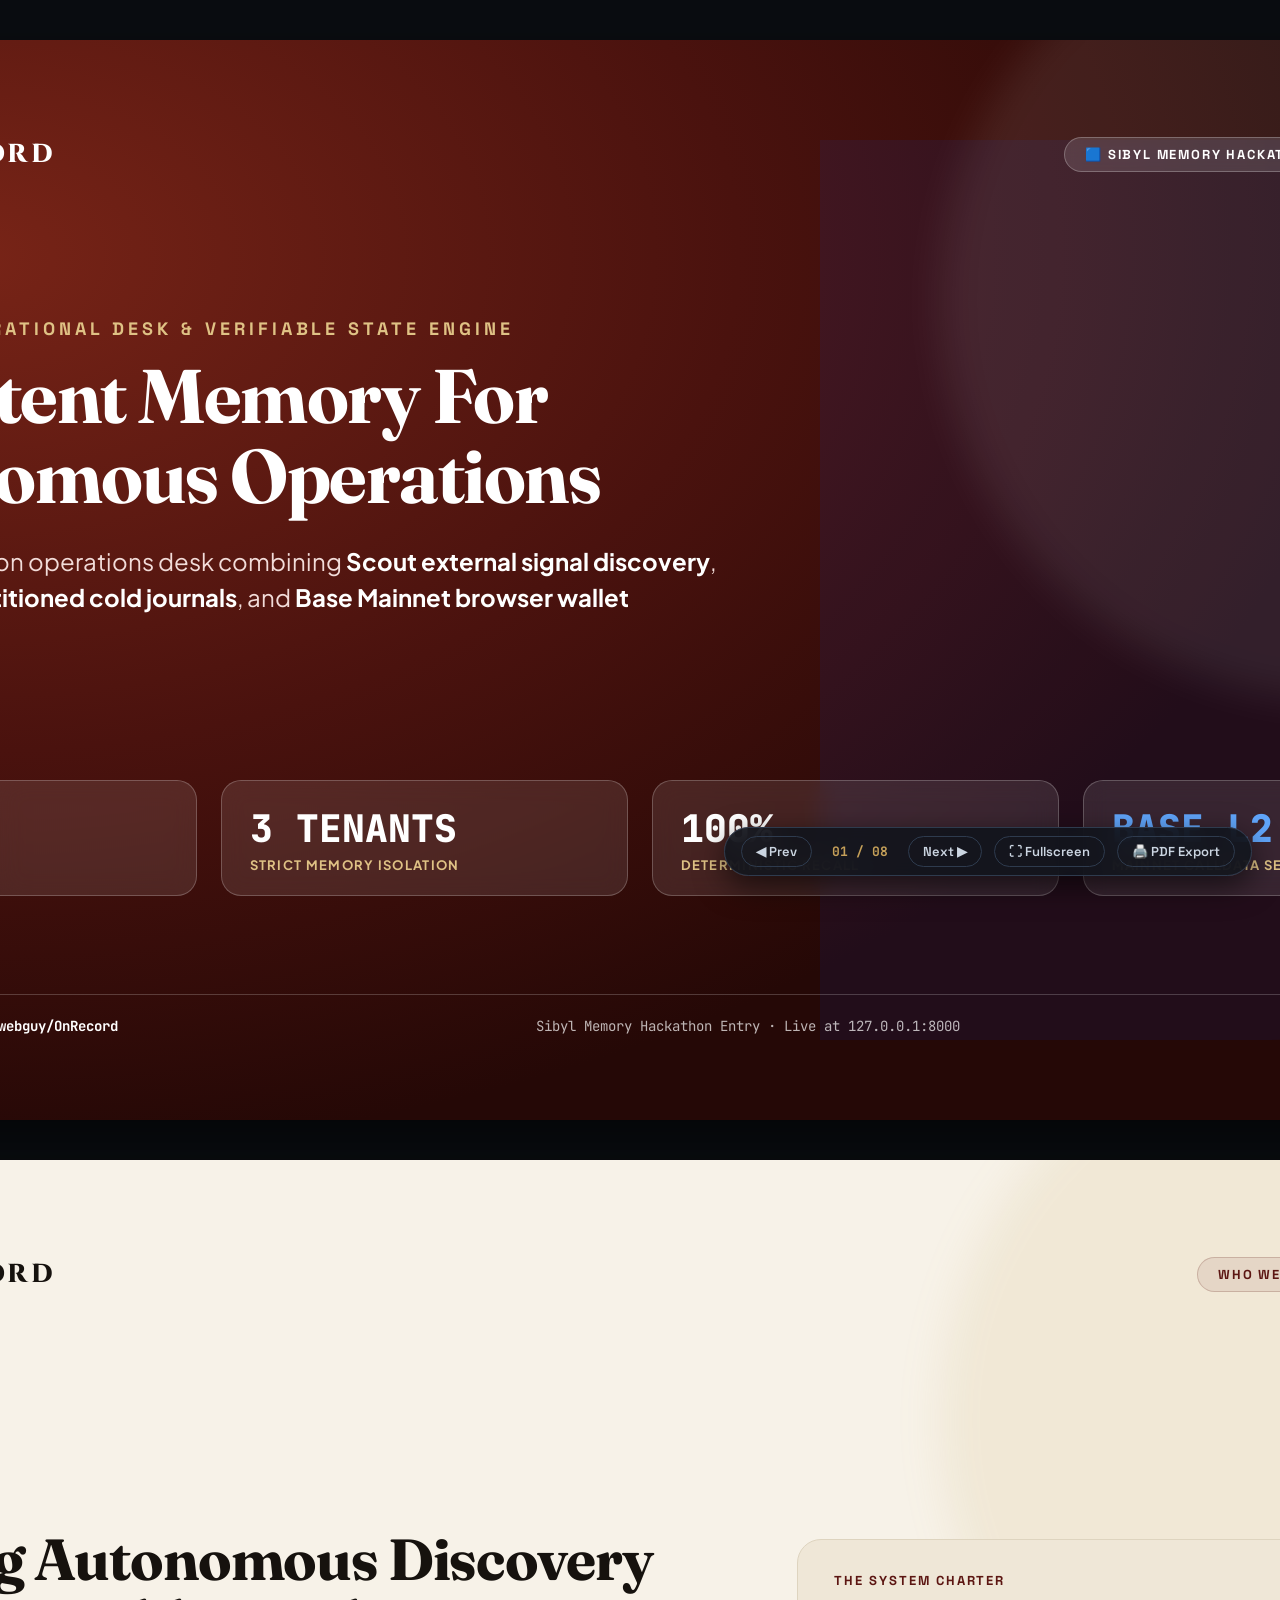
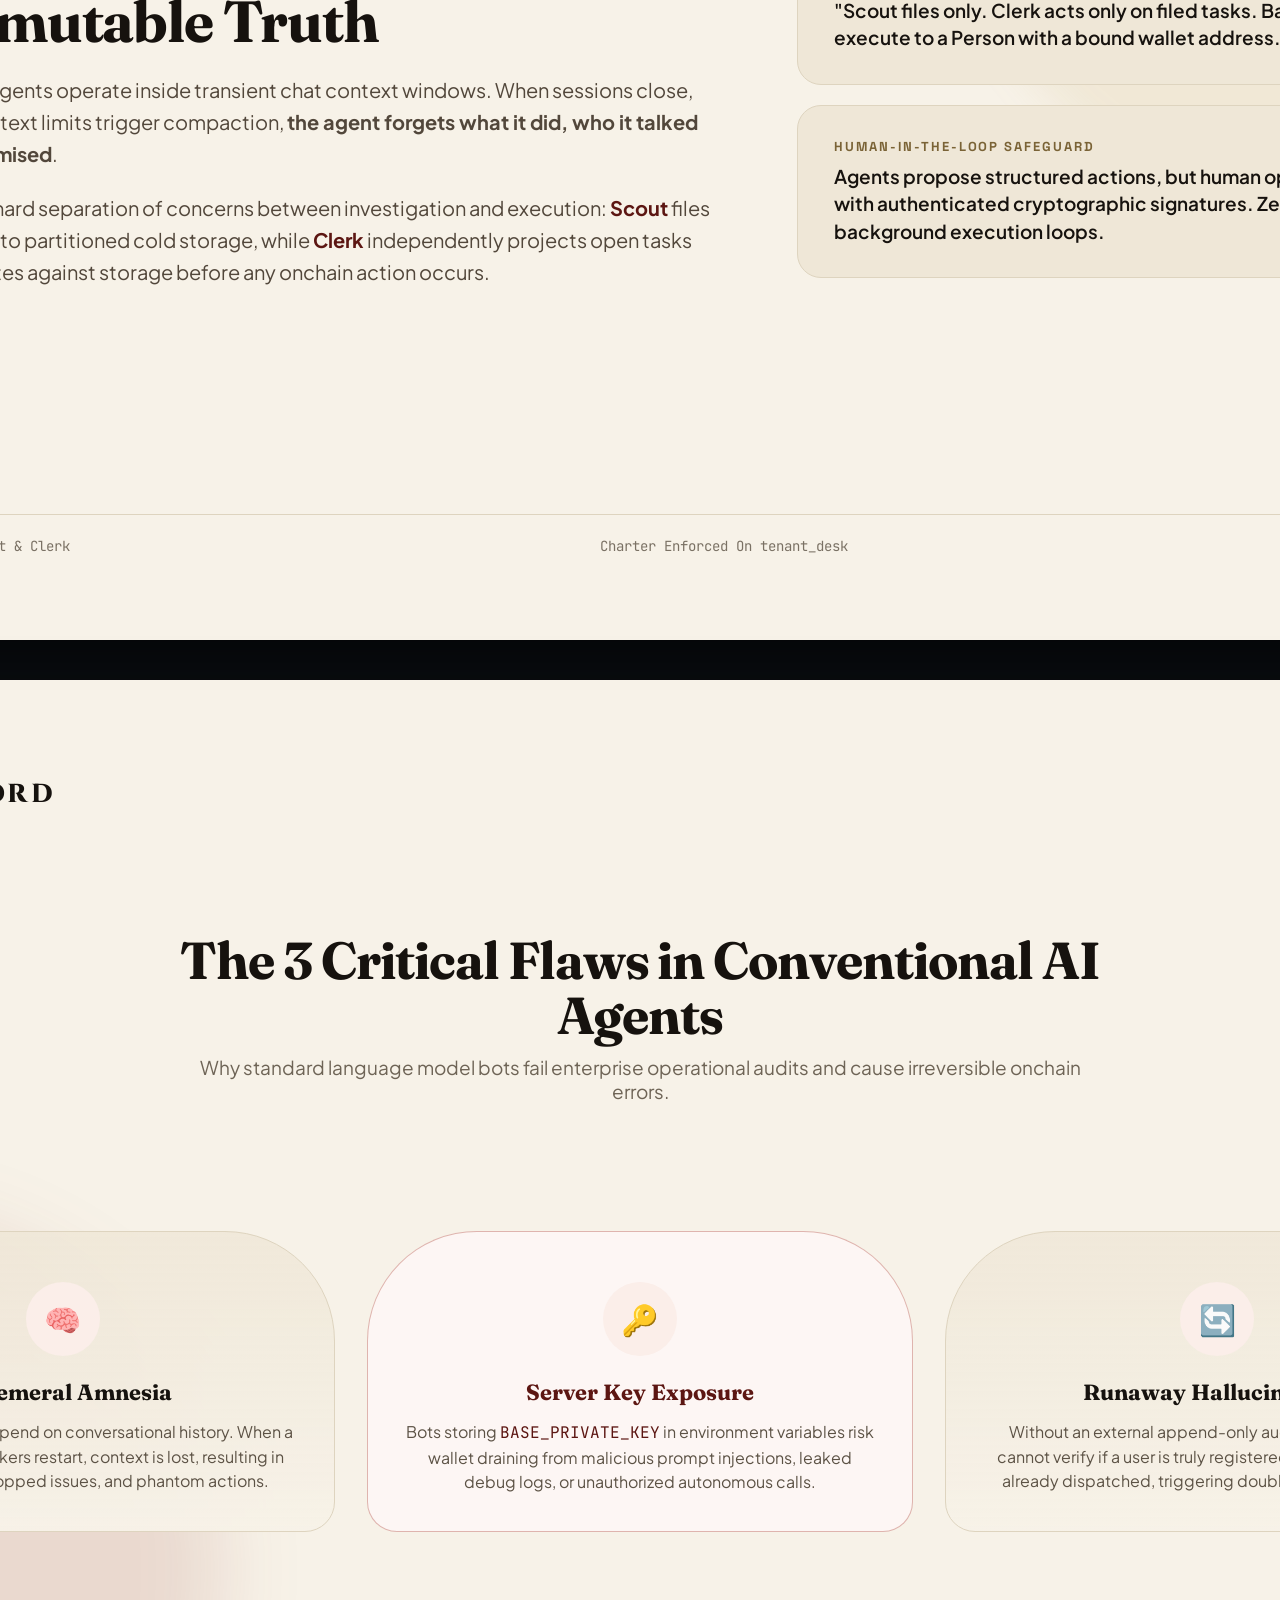
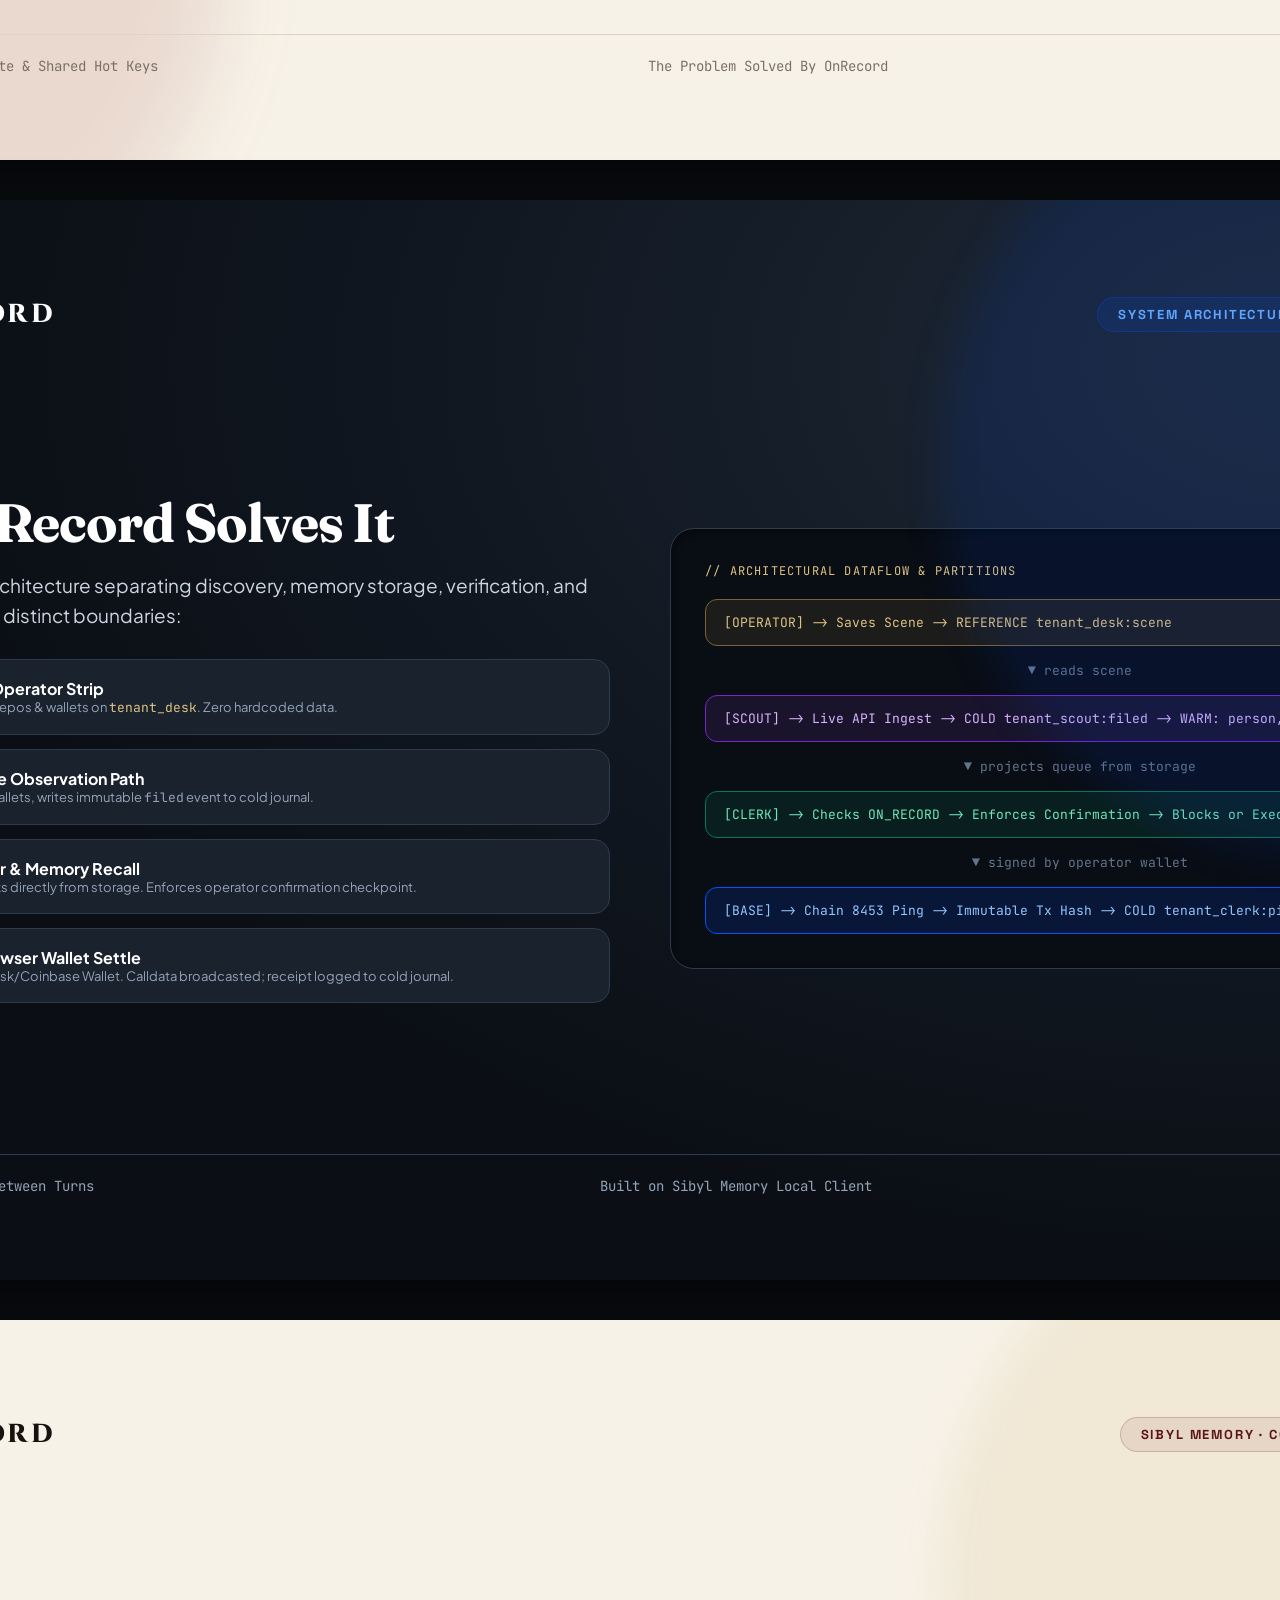
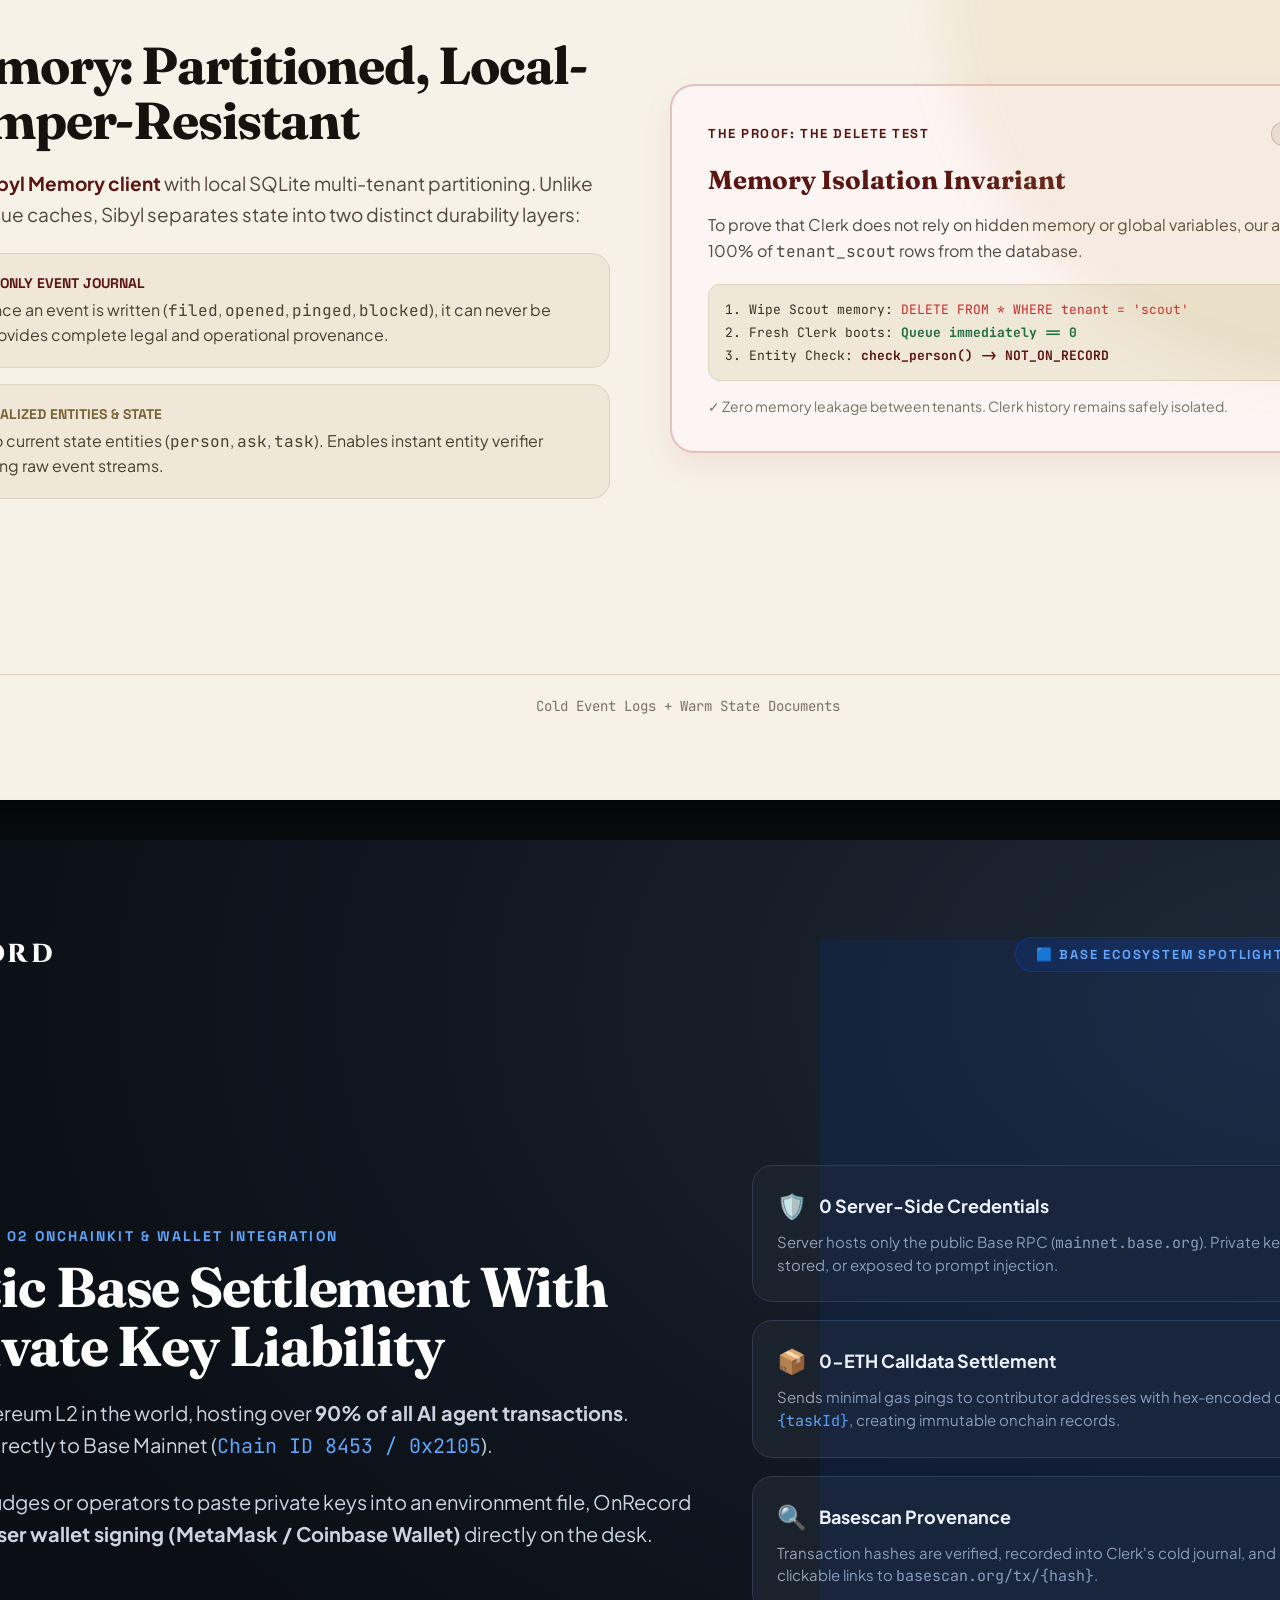
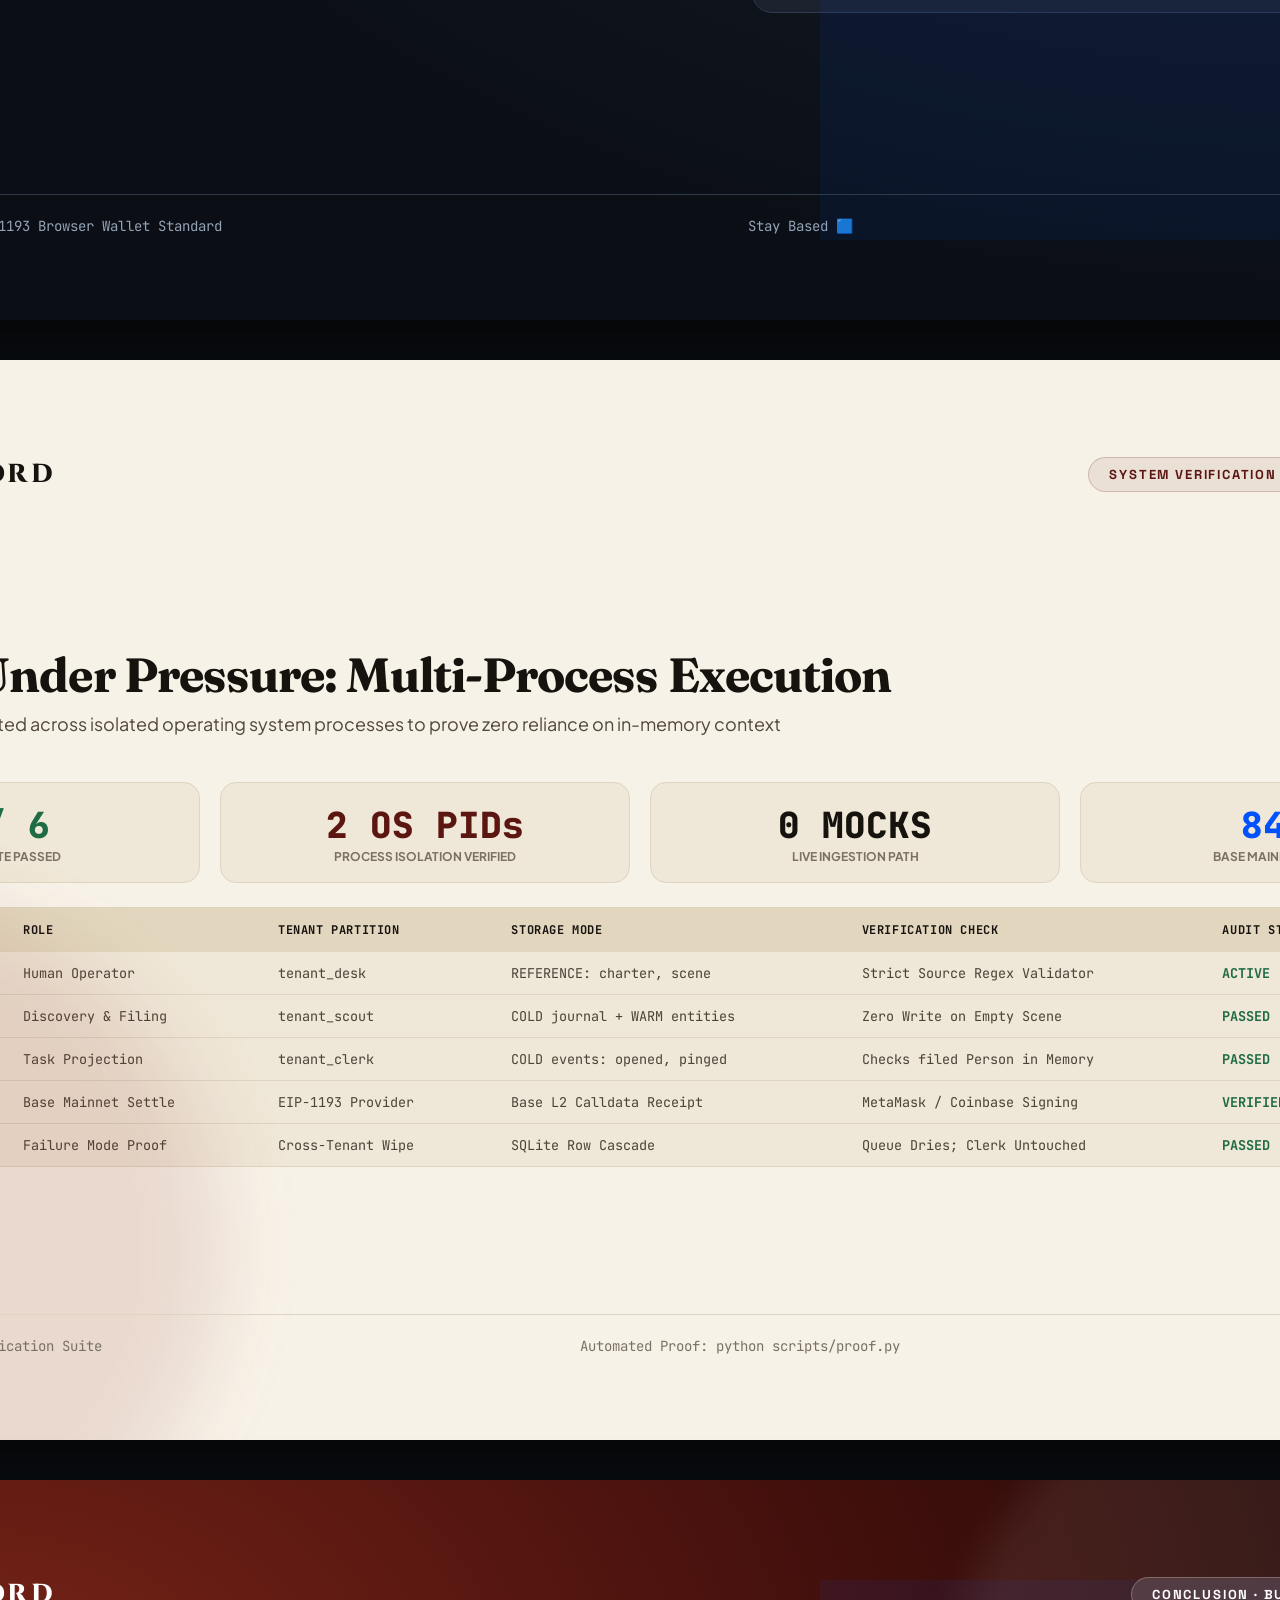
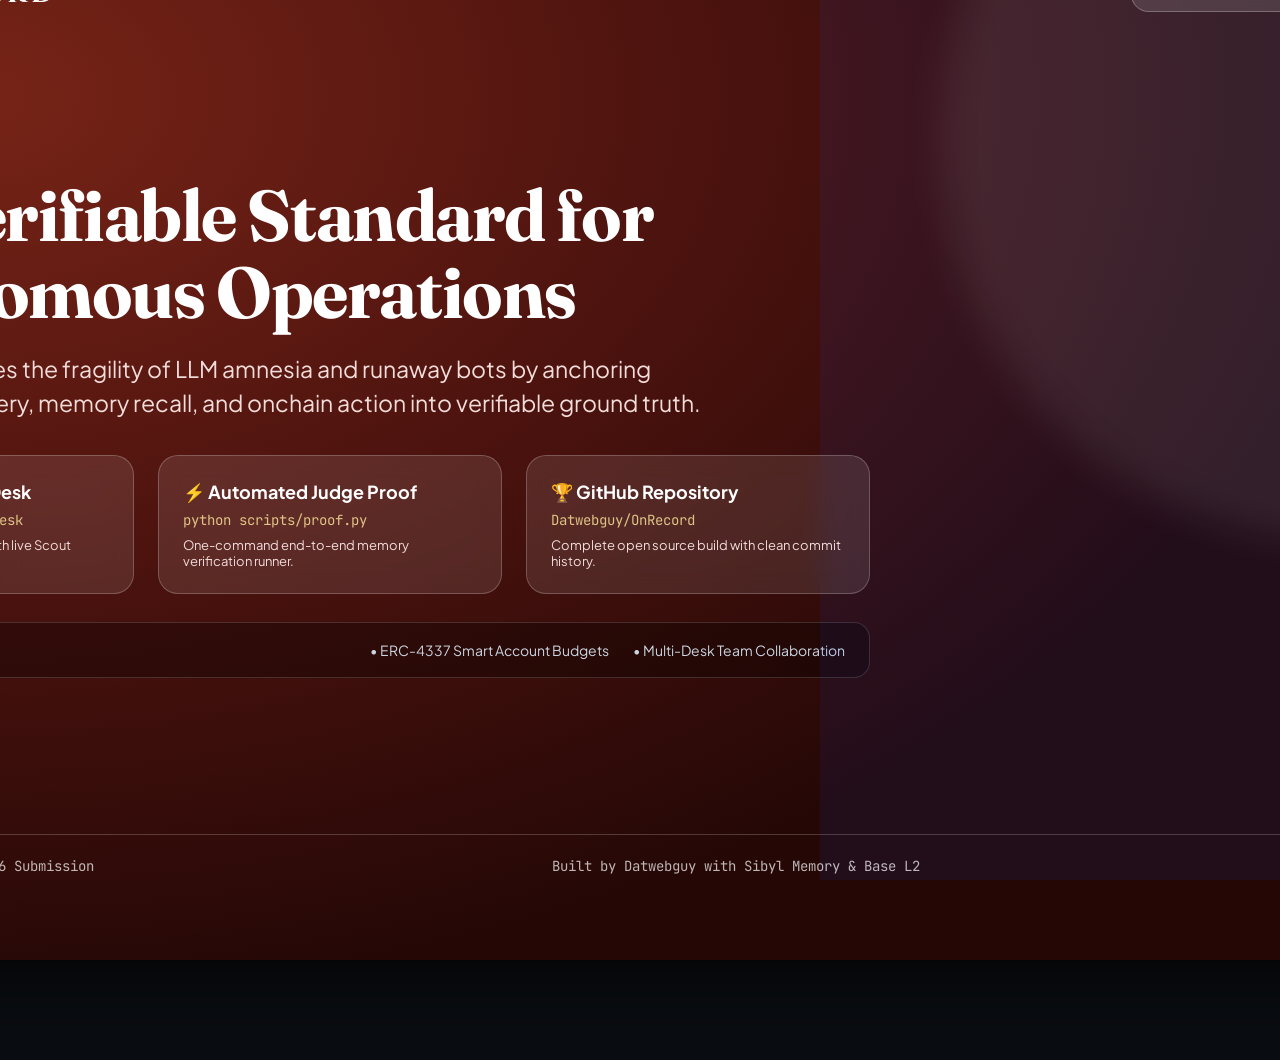
<file: pitch_deck.html>
<!DOCTYPE html>
<html lang="en">
<head>
    <meta charset="UTF-8">
    <meta name="viewport" content="width=device-width, initial-scale=1.0">
    <title>OnRecord — Dual-Agent Operations Pitch Deck</title>
    <link rel="preconnect" href="https://fonts.googleapis.com">
    <link rel="preconnect" href="https://fonts.gstatic.com" crossorigin>
    <link href="https://fonts.googleapis.com/css2?family=Cinzel:wght@600;700;800&family=Fraunces:ital,opsz,wght@0,9..144,400;0,9..144,600;0,9..144,700;0,9..144,900;1,9..144,400&family=Plus+Jakarta+Sans:wght@400;500;600;700;800&family=JetBrains+Mono:wght@400;500;600;700&family=Space+Grotesk:wght@500;600;700&display=swap" rel="stylesheet">
    <style>
        :root {
            --oxblood: #5c1612;
            --oxblood-dark: #3a0d0a;
            --terracotta: #8e2a24;
            --terracotta-soft: #c45b49;
            --brass: #c5a059;
            --brass-light: #dfc285;
            --brass-dim: #7a6336;
            --base-blue: #0052ff;
            --base-blue-light: #3b82f6;
            --cream: #f7f2e8;
            --cream-card: #efe7d7;
            --cream-border: #ded4bf;
            --slate: #11151c;
            --slate-card: #1a222d;
            --slate-border: #2e3b4e;
            --ink: #16120e;
            --emerald: #1e6b45;
            --signal-red: #c92a2a;
            --font-display: 'Fraunces', Georgia, serif;
            --font-heading: 'Cinzel', serif;
            --font-sans: 'Plus Jakarta Sans', -apple-system, BlinkMacSystemFont, sans-serif;
            --font-mono: 'JetBrains Mono', monospace;
            --font-tech: 'Space Grotesk', sans-serif;
        }

        * { box-sizing: border-box; margin: 0; padding: 0; -webkit-print-color-adjust: exact; print-color-adjust: exact; }
        body {
            font-family: var(--font-sans);
            background: #090c10;
            color: var(--ink);
            margin: 0;
            padding: 0;
            overflow-x: hidden;
        }

        @page {
            size: 1920px 1080px;
            margin: 0;
        }

        .slide-deck {
            display: flex;
            flex-direction: column;
            align-items: center;
            gap: 40px;
            padding: 40px 0 100px;
        }

        .slide {
            width: 1920px;
            height: 1080px;
            position: relative;
            overflow: hidden;
            background: var(--cream);
            page-break-after: always;
            box-shadow: 0 30px 60px -15px rgba(0, 0, 0, 0.7);
            display: flex;
            flex-direction: column;
            justify-content: space-between;
            padding: 85px 110px;
            scroll-margin-top: 30px;
        }

        @media print {
            body { background: transparent; }
            .slide-deck { padding: 0; gap: 0; }
            .slide { box-shadow: none; page-break-after: always; }
            .deck-controls { display: none !important; }
        }

        /* Typography */
        .title-display {
            font-family: var(--font-display);
            font-weight: 700;
            letter-spacing: -0.02em;
            line-height: 1.06;
        }
        .mono { font-family: var(--font-mono); }
        .tech { font-family: var(--font-tech); }

        /* Color Themes for Slides */
        .theme-oxblood {
            background: radial-gradient(1400px 900px at 15% 20%, #782417 0%, #4a120e 55%, #250806 100%);
            color: #ffffff;
        }
        .theme-cream {
            background: #f7f2e8;
            color: var(--ink);
        }
        .theme-slate {
            background: radial-gradient(1400px 900px at 85% 15%, #1f2937 0%, #111822 60%, #0b0f15 100%);
            color: #ffffff;
        }

        /* Abstract Organic Background Shapes */
        .shape-blob-1 {
            position: absolute;
            width: 800px;
            height: 800px;
            border-radius: 50% 50% 0 50%;
            background: rgba(197, 160, 89, 0.12);
            filter: blur(20px);
            right: -140px;
            top: -140px;
            pointer-events: none;
        }
        .shape-blob-2 {
            position: absolute;
            width: 700px;
            height: 700px;
            border-radius: 50%;
            background: rgba(142, 42, 36, 0.12);
            filter: blur(40px);
            left: -160px;
            bottom: -160px;
            pointer-events: none;
        }
        .shape-curve {
            position: absolute;
            width: 900px;
            height: 900px;
            border-radius: 0 450px 450px 0;
            background: rgba(0, 82, 255, 0.08);
            right: -120px;
            top: 100px;
            pointer-events: none;
        }

        /* Monogram Brand Block */
        .brand-monogram {
            display: inline-flex;
            align-items: center;
            gap: 12px;
        }
        .logo-symbol {
            width: 58px;
            height: 58px;
            border-radius: 12px;
            background: linear-gradient(135deg, #a63a2b 0%, #5c1612 100%);
            border: 2px solid var(--brass);
            display: flex;
            align-items: center;
            justify-content: center;
            box-shadow: 0 4px 14px rgba(0,0,0,0.3);
        }
        .logo-symbol .dot {
            width: 18px;
            height: 18px;
            border-radius: 50%;
            background: #ff3333;
            box-shadow: 0 0 12px #ff3333;
        }
        .brand-title {
            font-family: var(--font-heading);
            font-size: 26px;
            font-weight: 800;
            letter-spacing: 0.15em;
        }

        /* Header info */
        .slide-header {
            display: flex;
            align-items: center;
            justify-content: space-between;
            position: relative;
            z-index: 10;
        }
        .slide-badge {
            font-family: var(--font-tech);
            font-weight: 700;
            font-size: 13px;
            letter-spacing: 0.14em;
            text-transform: uppercase;
            padding: 8px 20px;
            border-radius: 100px;
            display: inline-flex;
            align-items: center;
            gap: 10px;
        }
        .slide-badge.badge-light {
            background: rgba(255, 255, 255, 0.12);
            color: #ffffff;
            border: 1px solid rgba(255, 255, 255, 0.25);
            backdrop-filter: blur(8px);
        }
        .slide-badge.badge-dark {
            background: rgba(92, 22, 18, 0.08);
            color: var(--oxblood);
            border: 1px solid rgba(92, 22, 18, 0.2);
        }
        .slide-badge.badge-blue {
            background: rgba(0, 82, 255, 0.12);
            color: #60a5fa;
            border: 1px solid rgba(0, 82, 255, 0.3);
        }

        /* Arched Pill Cards */
        .arch-card {
            border-radius: 110px 110px 30px 30px;
            padding: 50px 36px 36px;
            display: flex;
            flex-direction: column;
            align-items: center;
            text-align: center;
            position: relative;
            transition: transform 0.2s;
        }
        .arch-card-cream {
            background: linear-gradient(180deg, rgba(239, 231, 215, 0.85) 0%, rgba(247, 242, 232, 0.98) 100%);
            border: 1.5px solid var(--cream-border);
        }
        .arch-card-highlight {
            border-color: rgba(166, 58, 43, 0.35);
            background: #fdf6f4;
        }
        .icon-circle {
            width: 74px;
            height: 74px;
            border-radius: 50%;
            display: flex;
            align-items: center;
            justify-content: center;
            font-size: 30px;
            margin-bottom: 22px;
        }

        /* Bento Grid Layouts */
        .bento-card {
            border-radius: 24px;
            padding: 32px 36px;
            position: relative;
            overflow: hidden;
        }

        /* Footer */
        .slide-footer {
            display: flex;
            align-items: center;
            justify-content: space-between;
            font-size: 14px;
            position: relative;
            z-index: 10;
            padding-top: 22px;
            border-top: 1px solid rgba(150, 150, 150, 0.25);
            font-family: var(--font-mono);
        }

        /* Floating Controller UI */
        .deck-controls {
            position: fixed;
            bottom: 24px;
            right: 28px;
            z-index: 1000;
            display: flex;
            align-items: center;
            gap: 12px;
            background: rgba(17, 21, 28, 0.9);
            border: 1px solid var(--slate-border);
            padding: 8px 16px;
            border-radius: 40px;
            box-shadow: 0 10px 30px rgba(0,0,0,0.6);
            backdrop-filter: blur(12px);
        }
        .control-btn {
            background: transparent;
            border: 1px solid var(--slate-border);
            color: #cbd5e1;
            font-family: var(--font-tech);
            font-size: 13px;
            font-weight: 600;
            padding: 6px 14px;
            border-radius: 20px;
            cursor: pointer;
            transition: all 0.15s ease;
        }
        .control-btn:hover {
            border-color: var(--brass);
            color: var(--brass-light);
            background: rgba(197, 160, 89, 0.15);
        }
        .control-counter {
            color: var(--brass);
            font-family: var(--font-mono);
            font-size: 13px;
            font-weight: 700;
            padding: 0 8px;
        }
    </style>
</head>
<body>

<div class="slide-deck">

    <!-- ========================================================================= -->
    <!-- SLIDE 1: COVER (Dark Monolith & Gold Accent / Oxblood Gradient) -->
    <!-- ========================================================================= -->
    <div class="slide theme-oxblood" id="slide-1">
        <div class="shape-curve"></div>
        <div class="shape-blob-1" style="background: rgba(255,255,255,0.08);"></div>
        
        <div class="slide-header">
            <div class="brand-monogram">
                <div class="logo-symbol">
                    <div class="dot"></div>
                </div>
                <div class="brand-title" style="color: #ffffff;">ONRECORD</div>
            </div>
            <div class="slide-badge badge-light">
                <span>🟦 Sibyl Memory Hackathon 2026 · Base Track</span>
            </div>
        </div>

        <div style="max-width: 1150px; margin-top: 36px;">
            <div style="font-size: 18px; font-weight: 700; letter-spacing: 0.22em; text-transform: uppercase; color: var(--brass-light); margin-bottom: 16px; font-family: var(--font-tech);">
                Dual-Agent Operational Desk & Verifiable State Engine
            </div>
            <h1 class="title-display" style="font-size: 76px; margin-bottom: 26px; color: #ffffff;">
                Persistent Memory For Autonomous Operations
            </h1>
            <p style="font-size: 24px; line-height: 1.5; color: #f2dcd9; max-width: 960px; font-weight: 400;">
                The next-generation operations desk combining <strong style="color: #fff;">Scout external signal discovery</strong>, <strong style="color: #fff;">Sibyl Memory partitioned cold journals</strong>, and <strong style="color: #fff;">Base Mainnet browser wallet settlement</strong>.
            </p>
        </div>

        <div style="display: grid; grid-template-columns: repeat(4, 1fr); gap: 24px; margin-top: 32px;">
            <div style="background: rgba(255,255,255,0.1); backdrop-filter: blur(12px); border: 1px solid rgba(255,255,255,0.22); border-radius: 20px; padding: 22px 28px;">
                <div style="font-size: 38px; font-weight: 800; font-family: var(--font-mono); color: #fff;">0 KEYS</div>
                <div style="font-size: 13px; font-weight: 700; text-transform: uppercase; letter-spacing: 0.1em; color: var(--brass-light); margin-top: 4px;">Zero Server Key Risk</div>
            </div>
            <div style="background: rgba(255,255,255,0.1); backdrop-filter: blur(12px); border: 1px solid rgba(255,255,255,0.22); border-radius: 20px; padding: 22px 28px;">
                <div style="font-size: 38px; font-weight: 800; font-family: var(--font-mono); color: #fff;">3 TENANTS</div>
                <div style="font-size: 13px; font-weight: 700; text-transform: uppercase; letter-spacing: 0.1em; color: var(--brass-light); margin-top: 4px;">Strict Memory Isolation</div>
            </div>
            <div style="background: rgba(255,255,255,0.1); backdrop-filter: blur(12px); border: 1px solid rgba(255,255,255,0.22); border-radius: 20px; padding: 22px 28px;">
                <div style="font-size: 38px; font-weight: 800; font-family: var(--font-mono); color: #fff;">100%</div>
                <div style="font-size: 13px; font-weight: 700; text-transform: uppercase; letter-spacing: 0.1em; color: var(--brass-light); margin-top: 4px;">Deterministic Recall</div>
            </div>
            <div style="background: rgba(255,255,255,0.1); backdrop-filter: blur(12px); border: 1px solid rgba(255,255,255,0.22); border-radius: 20px; padding: 22px 28px;">
                <div style="font-size: 38px; font-weight: 800; font-family: var(--font-mono); color: #60a5fa;">BASE L2</div>
                <div style="font-size: 13px; font-weight: 700; text-transform: uppercase; letter-spacing: 0.1em; color: var(--brass-light); margin-top: 4px;">Mainnet Calldata Settle</div>
            </div>
        </div>

        <div class="slide-footer" style="color: rgba(255,255,255,0.7); border-color: rgba(255,255,255,0.2);">
            <div>Repository: <strong style="color: #fff;">github.com/Datwebguy/OnRecord</strong></div>
            <div>Sibyl Memory Hackathon Entry · Live at 127.0.0.1:8000</div>
            <div>Slide 01 of 08</div>
        </div>
    </div>


    <!-- ========================================================================= -->
    <!-- SLIDE 2: WHO WE ARE (Warm Cream & Editorial Typography) -->
    <!-- ========================================================================= -->
    <div class="slide theme-cream" id="slide-2">
        <div class="shape-blob-1"></div>
        
        <div class="slide-header">
            <div class="brand-monogram">
                <div class="logo-symbol" style="border-color: var(--oxblood);">
                    <div class="dot"></div>
                </div>
                <div class="brand-title" style="color: var(--ink);">ONRECORD</div>
            </div>
            <div class="slide-badge badge-dark">Who We Are · Core Philosophy</div>
        </div>

        <div style="display: grid; grid-template-columns: 1.15fr 0.85fr; gap: 70px; align-items: center; margin: 26px 0;">
            <div>
                <h2 class="title-display" style="font-size: 58px; color: var(--ink); margin-bottom: 22px;">
                    Bridging Autonomous Discovery with Immutable Truth
                </h2>
                <p style="font-size: 20px; line-height: 1.6; color: #52473b; margin-bottom: 22px;">
                    Modern autonomous agents operate inside transient chat context windows. When sessions close, process IDs die, or context limits trigger compaction, <strong>the agent forgets what it did, who it talked to, and what was promised</strong>.
                </p>
                <p style="font-size: 20px; line-height: 1.6; color: #52473b;">
                    <strong>OnRecord</strong> enforces a hard separation of concerns between investigation and execution: <strong style="color: var(--oxblood);">Scout</strong> files factual observations into partitioned cold storage, while <strong style="color: var(--oxblood);">Clerk</strong> independently projects open tasks and verifies prerequisites against storage before any onchain action occurs.
                </p>
            </div>

            <div style="display: flex; flex-direction: column; gap: 20px;">
                <div class="bento-card" style="background: var(--cream-card); border: 1.5px solid var(--cream-border);">
                    <div style="font-size: 13px; font-weight: 700; letter-spacing: 0.15em; text-transform: uppercase; color: var(--oxblood); margin-bottom: 8px; font-family: var(--font-tech);">The System Charter</div>
                    <div style="font-size: 19px; font-weight: 600; color: var(--ink); line-height: 1.45;">
                        "Scout files only. Clerk acts only on filed tasks. Base pings only execute to a Person with a bound wallet address."
                    </div>
                </div>

                <div class="bento-card" style="background: var(--cream-card); border: 1.5px solid var(--cream-border);">
                    <div style="font-size: 13px; font-weight: 700; letter-spacing: 0.15em; text-transform: uppercase; color: var(--brass-dim); margin-bottom: 8px; font-family: var(--font-tech);">Human-in-the-Loop Safeguard</div>
                    <div style="font-size: 19px; font-weight: 600; color: var(--ink); line-height: 1.45;">
                        Agents propose structured actions, but human operators confirm with authenticated cryptographic signatures. Zero runaway background execution loops.
                    </div>
                </div>
            </div>
        </div>

        <div class="slide-footer" style="color: #7a7164; border-color: var(--cream-border);">
            <div>Separation of Roles · Scout & Clerk</div>
            <div>Charter Enforced On tenant_desk</div>
            <div>Slide 02 of 08</div>
        </div>
    </div>


    <!-- ========================================================================= -->
    <!-- SLIDE 3: THE CHALLENGE WE FACE (Arched Pill Cards) -->
    <!-- ========================================================================= -->
    <div class="slide theme-cream" id="slide-3">
        <div class="shape-blob-2"></div>

        <div class="slide-header">
            <div class="brand-monogram">
                <div class="logo-symbol" style="border-color: var(--oxblood);">
                    <div class="dot"></div>
                </div>
                <div class="brand-title" style="color: var(--ink);">ONRECORD</div>
            </div>
            <div class="slide-badge badge-dark">The Challenge</div>
        </div>

        <div style="text-align: center; max-width: 940px; margin: 8px auto 26px;">
            <h2 class="title-display" style="font-size: 52px; color: var(--ink); margin-bottom: 12px;">
                The 3 Critical Flaws in Conventional AI Agents
            </h2>
            <p style="font-size: 19px; color: #6e6456;">
                Why standard language model bots fail enterprise operational audits and cause irreversible onchain errors.
            </p>
        </div>

        <div style="display: grid; grid-template-columns: repeat(3, 1fr); gap: 32px;">
            <!-- Arched Card 1 -->
            <div class="arch-card arch-card-cream">
                <div class="icon-circle" style="background: #fbeee9; color: var(--oxblood);">🧠</div>
                <h3 style="font-size: 22px; font-weight: 700; color: var(--ink); margin-bottom: 14px; font-family: var(--font-display);">
                    Ephemeral Amnesia
                </h3>
                <p style="font-size: 16px; line-height: 1.55; color: #5c5245;">
                    Standard LLM bots depend on conversational history. When a server reboots or workers restart, context is lost, resulting in repeated tasks, dropped issues, and phantom actions.
                </p>
            </div>

            <!-- Arched Card 2 -->
            <div class="arch-card arch-card-cream arch-card-highlight">
                <div class="icon-circle" style="background: #fbeee9; color: var(--oxblood);">🔑</div>
                <h3 style="font-size: 22px; font-weight: 700; color: var(--oxblood); margin-bottom: 14px; font-family: var(--font-display);">
                    Server Key Exposure
                </h3>
                <p style="font-size: 16px; line-height: 1.55; color: #5c5245;">
                    Bots storing <code class="mono" style="color: var(--oxblood);">BASE_PRIVATE_KEY</code> in environment variables risk wallet draining from malicious prompt injections, leaked debug logs, or unauthorized autonomous calls.
                </p>
            </div>

            <!-- Arched Card 3 -->
            <div class="arch-card arch-card-cream">
                <div class="icon-circle" style="background: #fbeee9; color: var(--oxblood);">🔄</div>
                <h3 style="font-size: 22px; font-weight: 700; color: var(--ink); margin-bottom: 14px; font-family: var(--font-display);">
                    Runaway Hallucinations
                </h3>
                <p style="font-size: 16px; line-height: 1.55; color: #5c5245;">
                    Without an external append-only audit journal, an agent cannot verify if a user is truly registered or if a payment was already dispatched, triggering double-spend cascades.
                </p>
            </div>
        </div>

        <div class="slide-footer" style="color: #7a7164; border-color: var(--cream-border);">
            <div>Root Cause: Unverified State & Shared Hot Keys</div>
            <div>The Problem Solved By OnRecord</div>
            <div>Slide 03 of 08</div>
        </div>
    </div>


    <!-- ========================================================================= -->
    <!-- SLIDE 4: HOW WE SOLVE IT (Dark Slate & Split Screen Layout) -->
    <!-- ========================================================================= -->
    <div class="slide theme-slate" id="slide-4">
        <div class="shape-blob-1" style="background: rgba(0, 82, 255, 0.1);"></div>

        <div class="slide-header">
            <div class="brand-monogram">
                <div class="logo-symbol" style="border-color: #60a5fa;">
                    <div class="dot" style="background: #60a5fa; box-shadow: 0 0 12px #60a5fa;"></div>
                </div>
                <div class="brand-title" style="color: #fff;">ONRECORD</div>
            </div>
            <div class="slide-badge badge-blue">System Architecture · 4 Hardened Stages</div>
        </div>

        <div style="display: grid; grid-template-columns: 1fr 1fr; gap: 60px; align-items: center; margin: 18px 0;">
            <div>
                <h2 class="title-display" style="font-size: 54px; color: #ffffff; margin-bottom: 18px;">
                    How OnRecord Solves It
                </h2>
                <p style="font-size: 19px; line-height: 1.6; color: #cbd5e1; margin-bottom: 28px;">
                    We built a partitioned architecture separating discovery, memory storage, verification, and onchain settlement into distinct boundaries:
                </p>

                <div style="display: flex; flex-direction: column; gap: 14px;">
                    <div style="background: var(--slate-card); border: 1px solid var(--slate-border); border-radius: 16px; padding: 18px 24px; display: flex; gap: 16px; align-items: center;">
                        <span style="background: var(--brass); color: #111; font-weight: 800; border-radius: 8px; padding: 4px 10px; font-family: var(--font-mono); font-size: 13px;">01</span>
                        <div>
                            <div style="font-weight: 700; font-size: 16px; color: #fff;">Dynamic Scene Operator Strip</div>
                            <div style="font-size: 13px; color: #94a3b8;">Operator sets target repos & wallets on <code class="mono" style="color: var(--brass-light);">tenant_desk</code>. Zero hardcoded data.</div>
                        </div>
                    </div>

                    <div style="background: var(--slate-card); border: 1px solid var(--slate-border); border-radius: 16px; padding: 18px 24px; display: flex; gap: 16px; align-items: center;">
                        <span style="background: #a855f7; color: #fff; font-weight: 800; border-radius: 8px; padding: 4px 10px; font-family: var(--font-mono); font-size: 13px;">02</span>
                        <div>
                            <div style="font-weight: 700; font-size: 16px; color: #fff;">Scout Read/Write Observation Path</div>
                            <div style="font-size: 13px; color: #94a3b8;">Fetches live issues/wallets, writes immutable <code class="mono">filed</code> event to cold journal.</div>
                        </div>
                    </div>

                    <div style="background: var(--slate-card); border: 1px solid var(--slate-border); border-radius: 16px; padding: 18px 24px; display: flex; gap: 16px; align-items: center;">
                        <span style="background: #10b981; color: #022c22; font-weight: 800; border-radius: 8px; padding: 4px 10px; font-family: var(--font-mono); font-size: 13px;">03</span>
                        <div>
                            <div style="font-weight: 700; font-size: 16px; color: #fff;">Clerk Gatekeeper & Memory Recall</div>
                            <div style="font-size: 13px; color: #94a3b8;">Projects pending tasks directly from storage. Enforces operator confirmation checkpoint.</div>
                        </div>
                    </div>

                    <div style="background: var(--slate-card); border: 1px solid var(--slate-border); border-radius: 16px; padding: 18px 24px; display: flex; gap: 16px; align-items: center;">
                        <span style="background: var(--base-blue); color: #fff; font-weight: 800; border-radius: 8px; padding: 4px 10px; font-family: var(--font-mono); font-size: 13px;">04</span>
                        <div>
                            <div style="font-weight: 700; font-size: 16px; color: #fff;">Base Mainnet Browser Wallet Settle</div>
                            <div style="font-size: 13px; color: #94a3b8;">User signs via MetaMask/Coinbase Wallet. Calldata broadcasted; receipt logged to cold journal.</div>
                        </div>
                    </div>
                </div>
            </div>

            <!-- Architectural Blueprint Box -->
            <div style="background: #090d14; border: 1px solid var(--slate-border); border-radius: 24px; padding: 34px; box-shadow: inset 0 2px 8px rgba(0,0,0,0.5);">
                <div style="font-family: var(--font-mono); font-size: 12px; color: var(--brass-light); letter-spacing: 0.1em; text-transform: uppercase; margin-bottom: 20px;">
                    // ARCHITECTURAL DATAFLOW & PARTITIONS
                </div>
                <div style="display: flex; flex-direction: column; gap: 16px; font-family: var(--font-mono); font-size: 13px;">
                    <div style="background: rgba(197, 160, 89, 0.1); border: 1px solid var(--brass-dim); border-radius: 12px; padding: 14px 18px; color: var(--brass-light);">
                        [OPERATOR] -> Saves Scene -> REFERENCE tenant_desk:scene
                    </div>
                    <div style="text-align: center; color: #64748b;">▼ reads scene</div>
                    <div style="background: rgba(168, 85, 247, 0.1); border: 1px solid #7e22ce; border-radius: 12px; padding: 14px 18px; color: #d8b4fe;">
                        [SCOUT] -> Live API Ingest -> COLD tenant_scout:filed -> WARM: person, ask
                    </div>
                    <div style="text-align: center; color: #64748b;">▼ projects queue from storage</div>
                    <div style="background: rgba(16, 185, 129, 0.1); border: 1px solid #047857; border-radius: 12px; padding: 14px 18px; color: #6ee7b7;">
                        [CLERK] -> Checks ON_RECORD -> Enforces Confirmation -> Blocks or Executes
                    </div>
                    <div style="text-align: center; color: #64748b;">▼ signed by operator wallet</div>
                    <div style="background: rgba(0, 82, 255, 0.15); border: 1px solid var(--base-blue); border-radius: 12px; padding: 14px 18px; color: #93c5fd;">
                        [BASE] -> Chain 8453 Ping -> Immutable Tx Hash -> COLD tenant_clerk:pinged
                    </div>
                </div>
            </div>
        </div>

        <div class="slide-footer" style="color: #94a3b8; border-color: var(--slate-border);">
            <div>Zero In-Memory Variables Between Turns</div>
            <div>Built on Sibyl Memory Local Client</div>
            <div>Slide 04 of 08</div>
        </div>
    </div>


    <!-- ========================================================================= -->
    <!-- SLIDE 5: SIBYL MEMORY INTEGRATION (Cold Journal vs Warm Entities) -->
    <!-- ========================================================================= -->
    <div class="slide theme-cream" id="slide-5">
        <div class="shape-blob-1"></div>

        <div class="slide-header">
            <div class="brand-monogram">
                <div class="logo-symbol" style="border-color: var(--oxblood);">
                    <div class="dot"></div>
                </div>
                <div class="brand-title" style="color: var(--ink);">ONRECORD</div>
            </div>
            <div class="slide-badge badge-dark">Sibyl Memory · Cold & Warm Partitions</div>
        </div>

        <div style="display: grid; grid-template-columns: 1fr 1fr; gap: 60px; align-items: center; margin: 20px 0;">
            <div>
                <h2 class="title-display" style="font-size: 52px; color: var(--ink); margin-bottom: 20px;">
                    Sibyl Memory: Partitioned, Local-First, Tamper-Resistant
                </h2>
                <p style="font-size: 19px; line-height: 1.6; color: #52473b; margin-bottom: 24px;">
                    OnRecord leverages <strong style="color: var(--oxblood);">Sibyl Memory client</strong> with local SQLite multi-tenant partitioning. Unlike loose vectors or key-value caches, Sibyl separates state into two distinct durability layers:
                </p>

                <div style="display: flex; flex-direction: column; gap: 16px;">
                    <div style="background: var(--cream-card); border: 1.5px solid var(--cream-border); border-radius: 18px; padding: 20px 24px;">
                        <div style="font-family: var(--font-tech); font-weight: 700; color: var(--oxblood); font-size: 14px; text-transform: uppercase; margin-bottom: 6px;">
                            ❄️ COLD Storage: Append-Only Event Journal
                        </div>
                        <p style="font-size: 16px; color: #4a4033; line-height: 1.5;">
                            Permanent audit trail. Once an event is written (<code class="mono">filed</code>, <code class="mono">opened</code>, <code class="mono">pinged</code>, <code class="mono">blocked</code>), it can never be rewritten or modified. Provides complete legal and operational provenance.
                        </p>
                    </div>

                    <div style="background: var(--cream-card); border: 1.5px solid var(--cream-border); border-radius: 18px; padding: 20px 24px;">
                        <div style="font-family: var(--font-tech); font-weight: 700; color: var(--brass-dim); font-size: 14px; text-transform: uppercase; margin-bottom: 6px;">
                            🔥 WARM Storage: Materialized Entities & State
                        </div>
                        <p style="font-size: 16px; color: #4a4033; line-height: 1.5;">
                            Fast key-value access to current state entities (<code class="mono">person</code>, <code class="mono">ask</code>, <code class="mono">task</code>). Enables instant entity verifier lookups without re-parsing raw event streams.
                        </p>
                    </div>
                </div>
            </div>

            <!-- The Delete Test Showcase -->
            <div style="background: #fdf5f3; border: 2px solid rgba(142, 42, 36, 0.25); border-radius: 24px; padding: 36px; box-shadow: 0 12px 30px rgba(142, 42, 36, 0.08);">
                <div style="display: flex; align-items: center; justify-content: space-between; margin-bottom: 18px;">
                    <span style="font-family: var(--font-tech); font-size: 13px; font-weight: 700; letter-spacing: 0.12em; text-transform: uppercase; color: var(--oxblood);">
                        The Proof: The Delete Test
                    </span>
                    <span class="slide-badge badge-dark" style="font-size: 11px; padding: 4px 12px;">Verified Failure Mode</span>
                </div>
                <h3 style="font-size: 26px; font-weight: 700; color: var(--oxblood); margin-bottom: 16px; font-family: var(--font-display);">
                    Memory Isolation Invariant
                </h3>
                <p style="font-size: 16px; line-height: 1.6; color: #52473b; margin-bottom: 20px;">
                    To prove that Clerk does not rely on hidden memory or global variables, our automated test wipes 100% of <code class="mono">tenant_scout</code> rows from the database.
                </p>
                <div style="background: #efe7d7; border: 1px solid var(--cream-border); border-radius: 12px; padding: 16px; font-family: var(--font-mono); font-size: 13px; color: #3a3126;">
                    <div>1. Wipe Scout memory: <span style="color: var(--signal-red);">DELETE FROM * WHERE tenant = 'scout'</span></div>
                    <div style="margin-top: 6px;">2. Fresh Clerk boots: <span style="color: var(--emerald); font-weight: 700;">Queue immediately == 0</span></div>
                    <div style="margin-top: 6px;">3. Entity Check: <span style="color: var(--oxblood); font-weight: 700;">check_person() -> NOT_ON_RECORD</span></div>
                </div>
                <p style="font-size: 14px; color: #7a7164; margin-top: 16px;">
                    ✓ Zero memory leakage between tenants. Clerk history remains safely isolated.
                </p>
            </div>
        </div>

        <div class="slide-footer" style="color: #7a7164; border-color: var(--cream-border);">
            <div>Multi-Tenant SQLite Schema</div>
            <div>Cold Event Logs + Warm State Documents</div>
            <div>Slide 05 of 08</div>
        </div>
    </div>


    <!-- ========================================================================= -->
    <!-- SLIDE 6: BASE L2 & BROWSER WALLET SIGNING (Base Ecosystem Spotlight) -->
    <!-- ========================================================================= -->
    <div class="slide theme-slate" id="slide-6">
        <div class="shape-curve"></div>

        <div class="slide-header">
            <div class="brand-monogram">
                <div class="logo-symbol" style="border-color: #60a5fa;">
                    <div class="dot" style="background: #60a5fa; box-shadow: 0 0 12px #60a5fa;"></div>
                </div>
                <div class="brand-title" style="color: #fff;">ONRECORD</div>
            </div>
            <div class="slide-badge badge-blue">🟦 Base Ecosystem Spotlight · Onchain Settlement</div>
        </div>

        <div style="display: grid; grid-template-columns: 1.1fr 0.9fr; gap: 60px; align-items: center; margin: 24px 0;">
            <div>
                <div style="font-size: 14px; font-weight: 700; letter-spacing: 0.15em; text-transform: uppercase; color: #60a5fa; margin-bottom: 12px; font-family: var(--font-tech);">
                    Base Stack Multiplier: 02 OnchainKit & Wallet Integration
                </div>
                <h2 class="title-display" style="font-size: 56px; color: #ffffff; margin-bottom: 22px;">
                    Authentic Base Settlement With Zero Private Key Liability
                </h2>
                <p style="font-size: 20px; line-height: 1.6; color: #cbd5e1; margin-bottom: 24px;">
                    Base is the largest Ethereum L2 in the world, hosting over <strong>90% of all AI agent transactions</strong>. OnRecord connects directly to Base Mainnet (<code class="mono" style="color: #60a5fa;">Chain ID 8453 / 0x2105</code>).
                </p>
                <p style="font-size: 20px; line-height: 1.6; color: #cbd5e1;">
                    Rather than requiring judges or operators to paste private keys into an environment file, OnRecord uses <strong>client-side browser wallet signing (MetaMask / Coinbase Wallet)</strong> directly on the desk.
                </p>
            </div>

            <div style="display: grid; grid-template-columns: 1fr; gap: 18px;">
                <div style="background: var(--slate-card); border: 1px solid var(--slate-border); border-radius: 20px; padding: 24px;">
                    <div style="display: flex; align-items: center; gap: 12px; margin-bottom: 10px;">
                        <span style="font-size: 24px;">🛡️</span>
                        <div style="font-weight: 700; font-size: 18px; color: #fff;">0 Server-Side Credentials</div>
                    </div>
                    <div style="font-size: 15px; color: #94a3b8; line-height: 1.5;">
                        Server hosts only the public Base RPC (<code class="mono">mainnet.base.org</code>). Private keys are never transmitted, stored, or exposed to prompt injection.
                    </div>
                </div>

                <div style="background: var(--slate-card); border: 1px solid var(--slate-border); border-radius: 20px; padding: 24px;">
                    <div style="display: flex; align-items: center; gap: 12px; margin-bottom: 10px;">
                        <span style="font-size: 24px;">📦</span>
                        <div style="font-weight: 700; font-size: 18px; color: #fff;">0-ETH Calldata Settlement</div>
                    </div>
                    <div style="font-size: 15px; color: #94a3b8; line-height: 1.5;">
                        Sends minimal gas pings to contributor addresses with hex-encoded calldata: <code class="mono" style="color: #60a5fa;">OnRecord task={taskId}</code>, creating immutable onchain records.
                    </div>
                </div>

                <div style="background: var(--slate-card); border: 1px solid var(--slate-border); border-radius: 20px; padding: 24px;">
                    <div style="display: flex; align-items: center; gap: 12px; margin-bottom: 10px;">
                        <span style="font-size: 24px;">🔍</span>
                        <div style="font-weight: 700; font-size: 18px; color: #fff;">Basescan Provenance</div>
                    </div>
                    <div style="font-size: 15px; color: #94a3b8; line-height: 1.5;">
                        Transaction hashes are verified, recorded into Clerk's cold journal, and displayed with direct clickable links to <code class="mono">basescan.org/tx/{hash}</code>.
                    </div>
                </div>
            </div>
        </div>

        <div class="slide-footer" style="color: #94a3b8; border-color: var(--slate-border);">
            <div>Base Mainnet (8453) · EIP-1193 Browser Wallet Standard</div>
            <div>Stay Based 🟦</div>
            <div>Slide 06 of 08</div>
        </div>
    </div>


    <!-- ========================================================================= -->
    <!-- SLIDE 7: LIVE SYSTEM PROOF & AUDIT METRICS -->
    <!-- ========================================================================= -->
    <div class="slide theme-cream" id="slide-7">
        <div class="shape-blob-2"></div>

        <div class="slide-header">
            <div class="brand-monogram">
                <div class="logo-symbol" style="border-color: var(--oxblood);">
                    <div class="dot"></div>
                </div>
                <div class="brand-title" style="color: var(--ink);">ONRECORD</div>
            </div>
            <div class="slide-badge badge-dark">System Verification · Multi-Process Proof</div>
        </div>

        <div style="margin: 20px 0;">
            <h2 class="title-display" style="font-size: 48px; color: var(--ink); margin-bottom: 12px;">
                Verified Under Pressure: Multi-Process Execution
            </h2>
            <p style="font-size: 18px; color: #52473b; max-width: 1000px; margin-bottom: 24px;">
                OnRecord has been audited across isolated operating system processes to prove zero reliance on in-memory context variables.
            </p>

            <!-- Metrics Banner -->
            <div style="display: grid; grid-template-columns: repeat(4, 1fr); gap: 20px; margin-bottom: 24px;">
                <div style="background: var(--cream-card); border: 1.5px solid var(--cream-border); border-radius: 16px; padding: 18px 24px; text-align: center;">
                    <div style="font-size: 36px; font-weight: 800; font-family: var(--font-mono); color: var(--emerald);">6 / 6</div>
                    <div style="font-size: 12px; font-weight: 700; color: #7a7164; text-transform: uppercase;">Pytest Suite Passed</div>
                </div>
                <div style="background: var(--cream-card); border: 1.5px solid var(--cream-border); border-radius: 16px; padding: 18px 24px; text-align: center;">
                    <div style="font-size: 36px; font-weight: 800; font-family: var(--font-mono); color: var(--oxblood);">2 OS PIDs</div>
                    <div style="font-size: 12px; font-weight: 700; color: #7a7164; text-transform: uppercase;">Process Isolation Verified</div>
                </div>
                <div style="background: var(--cream-card); border: 1.5px solid var(--cream-border); border-radius: 16px; padding: 18px 24px; text-align: center;">
                    <div style="font-size: 36px; font-weight: 800; font-family: var(--font-mono); color: var(--ink);">0 MOCKS</div>
                    <div style="font-size: 12px; font-weight: 700; color: #7a7164; text-transform: uppercase;">Live Ingestion Path</div>
                </div>
                <div style="background: var(--cream-card); border: 1.5px solid var(--cream-border); border-radius: 16px; padding: 18px 24px; text-align: center;">
                    <div style="font-size: 36px; font-weight: 800; font-family: var(--font-mono); color: var(--base-blue);">8453</div>
                    <div style="font-size: 12px; font-weight: 700; color: #7a7164; text-transform: uppercase;">Base Mainnet Chain ID</div>
                </div>
            </div>

            <!-- Table of active state architecture -->
            <div style="background: var(--cream-card); border: 1.5px solid var(--cream-border); border-radius: 16px; overflow: hidden;">
                <table style="width: 100%; border-collapse: collapse; font-family: var(--font-mono); font-size: 13.5px;">
                    <thead>
                        <tr style="background: #e2d7be; text-align: left; color: var(--ink); font-size: 12px; letter-spacing: 0.05em; text-transform: uppercase;">
                            <th style="padding: 14px 20px;">Component</th>
                            <th style="padding: 14px 20px;">Role</th>
                            <th style="padding: 14px 20px;">Tenant Partition</th>
                            <th style="padding: 14px 20px;">Storage Mode</th>
                            <th style="padding: 14px 20px;">Verification Check</th>
                            <th style="padding: 14px 20px;">Audit Status</th>
                        </tr>
                    </thead>
                    <tbody style="color: #4a4338;">
                        <tr style="border-bottom: 1px solid var(--cream-border);">
                            <td style="padding: 12px 20px; font-weight: 700; color: var(--ink);">Desk Console</td>
                            <td style="padding: 12px 20px;">Human Operator</td>
                            <td style="padding: 12px 20px;">tenant_desk</td>
                            <td style="padding: 12px 20px;">REFERENCE: charter, scene</td>
                            <td style="padding: 12px 20px;">Strict Source Regex Validator</td>
                            <td style="padding: 12px 20px; color: var(--emerald); font-weight: 700;">ACTIVE (200 OK)</td>
                        </tr>
                        <tr style="border-bottom: 1px solid var(--cream-border);">
                            <td style="padding: 12px 20px; font-weight: 700; color: var(--ink);">Scout Engine</td>
                            <td style="padding: 12px 20px;">Discovery & Filing</td>
                            <td style="padding: 12px 20px;">tenant_scout</td>
                            <td style="padding: 12px 20px;">COLD journal + WARM entities</td>
                            <td style="padding: 12px 20px;">Zero Write on Empty Scene</td>
                            <td style="padding: 12px 20px; color: var(--emerald); font-weight: 700;">PASSED (test_scout)</td>
                        </tr>
                        <tr style="border-bottom: 1px solid var(--cream-border);">
                            <td style="padding: 12px 20px; font-weight: 700; color: var(--ink);">Clerk Engine</td>
                            <td style="padding: 12px 20px;">Task Projection</td>
                            <td style="padding: 12px 20px;">tenant_clerk</td>
                            <td style="padding: 12px 20px;">COLD events: opened, pinged</td>
                            <td style="padding: 12px 20px;">Checks filed Person in Memory</td>
                            <td style="padding: 12px 20px; color: var(--emerald); font-weight: 700;">PASSED (test_clerk)</td>
                        </tr>
                        <tr style="border-bottom: 1px solid var(--cream-border);">
                            <td style="padding: 12px 20px; font-weight: 700; color: var(--ink);">Browser Signer</td>
                            <td style="padding: 12px 20px;">Base Mainnet Settle</td>
                            <td style="padding: 12px 20px;">EIP-1193 Provider</td>
                            <td style="padding: 12px 20px;">Base L2 Calldata Receipt</td>
                            <td style="padding: 12px 20px;">MetaMask / Coinbase Signing</td>
                            <td style="padding: 12px 20px; color: var(--emerald); font-weight: 700;">VERIFIED (0 Keys)</td>
                        </tr>
                        <tr>
                            <td style="padding: 12px 20px; font-weight: 700; color: var(--ink);">The Delete Test</td>
                            <td style="padding: 12px 20px;">Failure Mode Proof</td>
                            <td style="padding: 12px 20px;">Cross-Tenant Wipe</td>
                            <td style="padding: 12px 20px;">SQLite Row Cascade</td>
                            <td style="padding: 12px 20px;">Queue Dries; Clerk Untouched</td>
                            <td style="padding: 12px 20px; color: var(--emerald); font-weight: 700;">PASSED (100% Isolated)</td>
                        </tr>
                    </tbody>
                </table>
            </div>
        </div>

        <div class="slide-footer" style="color: #7a7164; border-color: var(--cream-border);">
            <div>Deterministic Pytest Verification Suite</div>
            <div>Automated Proof: python scripts/proof.py</div>
            <div>Slide 07 of 08</div>
        </div>
    </div>


    <!-- ========================================================================= -->
    <!-- SLIDE 8: CONCLUSION & VISION (Closing Terracotta Banner) -->
    <!-- ========================================================================= -->
    <div class="slide theme-oxblood" id="slide-8">
        <div class="shape-curve"></div>
        <div class="shape-blob-1" style="background: rgba(255,255,255,0.08);"></div>

        <div class="slide-header">
            <div class="brand-monogram">
                <div class="logo-symbol">
                    <div class="dot"></div>
                </div>
                <div class="brand-title" style="color: #fff;">ONRECORD</div>
            </div>
            <div class="slide-badge badge-light">Conclusion · Build in Public Roadmap</div>
        </div>

        <div style="max-width: 1080px; margin-top: 26px;">
            <h2 class="title-display" style="font-size: 72px; color: #ffffff; margin-bottom: 22px;">
                The Verifiable Standard for Autonomous Operations
            </h2>
            <p style="font-size: 23px; line-height: 1.5; color: #f2dcd9; max-width: 920px; margin-bottom: 34px;">
                OnRecord eliminates the fragility of LLM amnesia and runaway bots by anchoring multi-agent discovery, memory recall, and onchain action into verifiable ground truth.
            </p>

            <div style="display: grid; grid-template-columns: repeat(3, 1fr); gap: 24px;">
                <div style="background: rgba(255,255,255,0.1); backdrop-filter: blur(12px); border: 1px solid rgba(255,255,255,0.22); border-radius: 20px; padding: 24px;">
                    <div style="font-size: 18px; font-weight: 700; color: #fff; margin-bottom: 8px;">🚀 Live Operational Desk</div>
                    <div style="font-size: 14px; color: var(--brass-light); font-family: var(--font-mono);">http://127.0.0.1:8000/desk</div>
                    <div style="font-size: 13px; color: #f2dcd9; margin-top: 8px;">Interactive 3-column stage with live Scout journal & Clerk queue.</div>
                </div>
                <div style="background: rgba(255,255,255,0.1); backdrop-filter: blur(12px); border: 1px solid rgba(255,255,255,0.22); border-radius: 20px; padding: 24px;">
                    <div style="font-size: 18px; font-weight: 700; color: #fff; margin-bottom: 8px;">⚡ Automated Judge Proof</div>
                    <div style="font-size: 14px; color: var(--brass-light); font-family: var(--font-mono);">python scripts/proof.py</div>
                    <div style="font-size: 13px; color: #f2dcd9; margin-top: 8px;">One-command end-to-end memory verification runner.</div>
                </div>
                <div style="background: rgba(255,255,255,0.1); backdrop-filter: blur(12px); border: 1px solid rgba(255,255,255,0.22); border-radius: 20px; padding: 24px;">
                    <div style="font-size: 18px; font-weight: 700; color: #fff; margin-bottom: 8px;">🏆 GitHub Repository</div>
                    <div style="font-size: 14px; color: var(--brass-light); font-family: var(--font-mono);">Datwebguy/OnRecord</div>
                    <div style="font-size: 13px; color: #f2dcd9; margin-top: 8px;">Complete open source build with clean commit history.</div>
                </div>
            </div>

            <!-- Future Roadmap Strip -->
            <div style="margin-top: 28px; background: rgba(0,0,0,0.3); border: 1px solid rgba(255,255,255,0.15); border-radius: 16px; padding: 18px 24px; display: flex; align-items: center; justify-content: space-between;">
                <div style="font-family: var(--font-tech); font-weight: 700; font-size: 14px; letter-spacing: 0.12em; text-transform: uppercase; color: var(--brass-light);">
                    Upcoming Roadmap
                </div>
                <div style="display: flex; gap: 24px; font-size: 14px; color: #cbd5e1;">
                    <span>• ERC-4337 Smart Account Budgets</span>
                    <span>• Multi-Desk Team Collaboration</span>
                </div>
            </div>
        </div>

        <div class="slide-footer" style="color: rgba(255,255,255,0.7); border-color: rgba(255,255,255,0.2); margin-top: 28px;">
            <div>Sibyl Memory Hackathon 2026 Submission</div>
            <div>Built by Datwebguy with Sibyl Memory & Base L2</div>
            <div>Slide 08 of 08</div>
        </div>
    </div>

</div>

<!-- Floating Navigation Bar & Presentation Mode Controls -->
<div class="deck-controls">
    <button type="button" class="control-btn" id="prev-btn" title="Previous Slide (Left Arrow)">◀ Prev</button>
    <span class="control-counter" id="slide-indicator">01 / 08</span>
    <button type="button" class="control-btn" id="next-btn" title="Next Slide (Right Arrow)">Next ▶</button>
    <button type="button" class="control-btn" id="fs-btn" title="Toggle Fullscreen (F)">⛶ Fullscreen</button>
    <button type="button" class="control-btn" id="print-btn" title="Export to PDF / Print (Ctrl+P)">🖨️ PDF Export</button>
</div>

<script>
    const slides = Array.from(document.querySelectorAll('.slide'));
    let currentSlideIndex = 0;
    const indicator = document.getElementById('slide-indicator');

    function updateIndicator() {
        const num = String(currentSlideIndex + 1).padStart(2, '0');
        const total = String(slides.length).padStart(2, '0');
        indicator.textContent = `${num} / ${total}`;
    }

    function scrollToSlide(index) {
        if (index >= 0 && index < slides.length) {
            currentSlideIndex = index;
            slides[currentSlideIndex].scrollIntoView({ behavior: 'smooth', block: 'start' });
            updateIndicator();
        }
    }

    document.getElementById('prev-btn').addEventListener('click', () => {
        if (currentSlideIndex > 0) scrollToSlide(currentSlideIndex - 1);
    });

    document.getElementById('next-btn').addEventListener('click', () => {
        if (currentSlideIndex < slides.length - 1) scrollToSlide(currentSlideIndex + 1);
    });

    document.getElementById('fs-btn').addEventListener('click', () => {
        if (!document.fullscreenElement) {
            document.documentElement.requestFullscreen().catch(() => {});
        } else {
            document.exitFullscreen().catch(() => {});
        }
    });

    document.getElementById('print-btn').addEventListener('click', () => {
        window.print();
    });

    // Keyboard navigation
    window.addEventListener('keydown', (e) => {
        if (e.key === 'ArrowRight' || e.key === 'ArrowDown' || e.key === ' ' || e.key === 'PageDown') {
            e.preventDefault();
            if (currentSlideIndex < slides.length - 1) scrollToSlide(currentSlideIndex + 1);
        } else if (e.key === 'ArrowLeft' || e.key === 'ArrowUp' || e.key === 'PageUp') {
            e.preventDefault();
            if (currentSlideIndex > 0) scrollToSlide(currentSlideIndex - 1);
        } else if (e.key === 'Home') {
            e.preventDefault();
            scrollToSlide(0);
        } else if (e.key === 'End') {
            e.preventDefault();
            scrollToSlide(slides.length - 1);
        } else if (e.key.toLowerCase() === 'f') {
            if (!document.fullscreenElement) {
                document.documentElement.requestFullscreen().catch(() => {});
            } else {
                document.exitFullscreen().catch(() => {});
            }
        }
    });

    // Intersection Observer to track manual scrolling
    const observer = new IntersectionObserver((entries) => {
        entries.forEach(entry => {
            if (entry.isIntersecting) {
                const idx = slides.indexOf(entry.target);
                if (idx !== -1) {
                    currentSlideIndex = idx;
                    updateIndicator();
                }
            }
        });
    }, { threshold: 0.5 });

    slides.forEach(slide => observer.observe(slide));
</script>

</body>
</html>
</file>
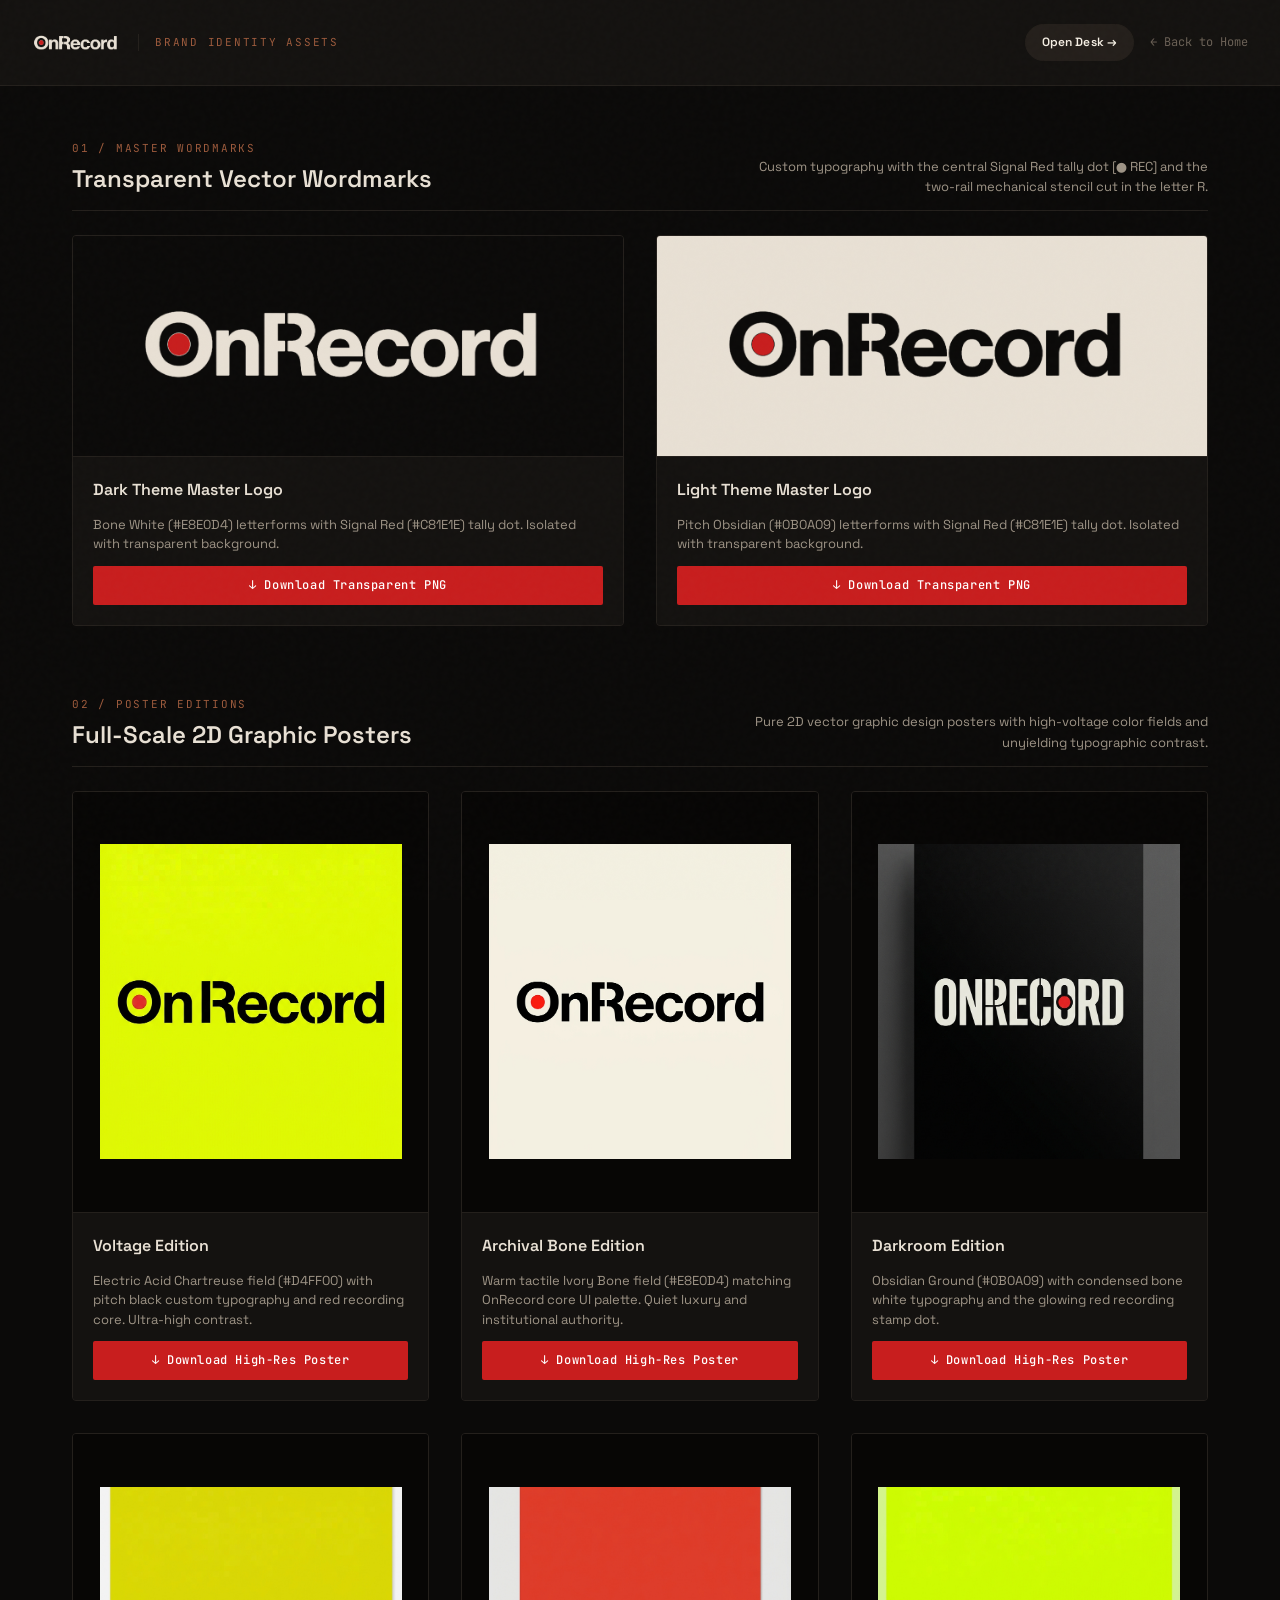
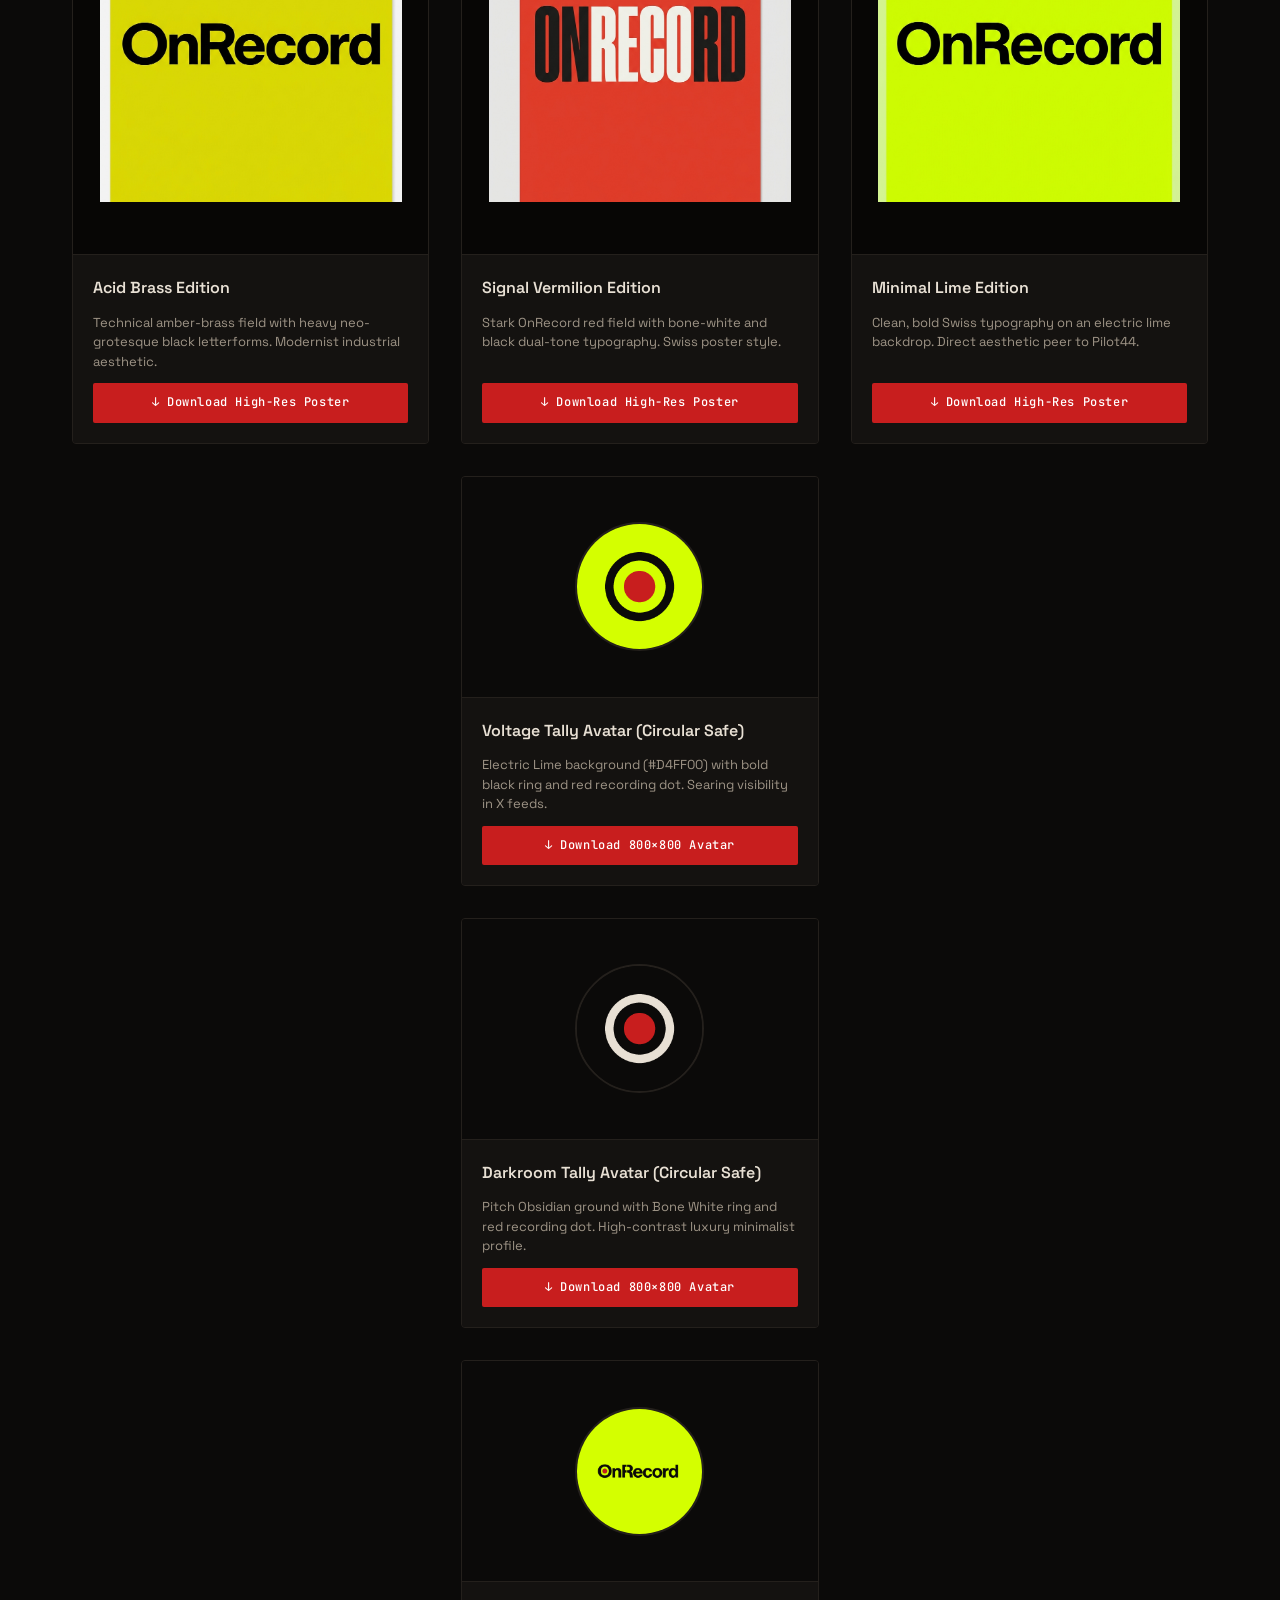
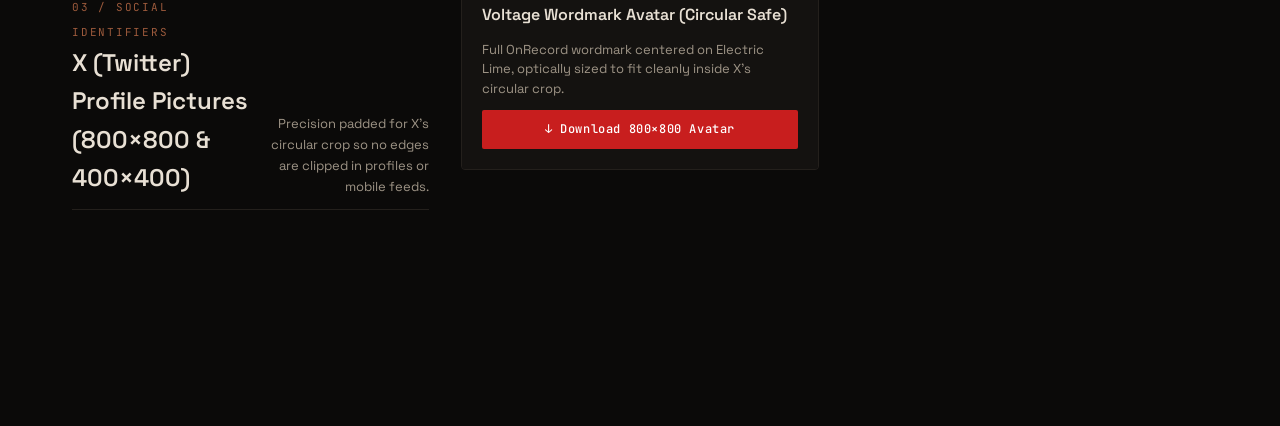
<file: static/brand.html>
<!DOCTYPE html>
<html lang="en">
<head>
  <meta charset="UTF-8">
  <meta name="viewport" content="width=device-width, initial-scale=1.0">
  <title>OnRecord — Brand Identity Assets & Downloads</title>
  <link rel="icon" type="image/svg+xml" href="/static/favicon.svg">
  <link rel="icon" type="image/png" sizes="32x32" href="/static/favicon-32x32.png">
  <link rel="icon" type="image/png" sizes="16x16" href="/static/favicon-16x16.png">
  <link rel="apple-touch-icon" sizes="180x180" href="/static/apple-touch-icon.png">
  <link rel="stylesheet" href="/static/landing.css">
  <style>
    body {
      background-color: #0B0A09;
      color: #E8E0D4;
      font-family: var(--font-sans);
      padding-bottom: 80px;
    }
    .brand-page-header {
      padding: 24px 32px;
      border-bottom: 1px solid #24201C;
      display: flex;
      justify-content: space-between;
      align-items: center;
      background: #141210;
    }
    .brand-container {
      max-width: 1200px;
      margin: 0 auto;
      padding: 48px 32px;
    }
    .section-title {
      margin-bottom: 24px;
      padding-bottom: 12px;
      border-bottom: 1px solid #24201C;
      display: flex;
      justify-content: space-between;
      align-items: flex-end;
    }
    .section-title h2 {
      font-size: 24px;
      font-weight: 600;
      color: #E8E0D4;
    }
    .assets-grid {
      display: grid;
      grid-template-columns: repeat(auto-fit, minmax(320px, 1fr));
      gap: 32px;
      margin-bottom: 64px;
    }
    .asset-card {
      background: #141210;
      border: 1px solid #24201C;
      border-radius: 4px;
      overflow: hidden;
      display: flex;
      flex-direction: column;
      transition: border-color 0.2s ease, transform 0.2s ease;
    }
    .asset-card:hover {
      border-color: #C4A35A;
      transform: translateY(-2px);
    }
    .asset-preview {
      height: 220px;
      display: flex;
      align-items: center;
      justify-content: center;
      padding: 24px;
    }
    .asset-preview.dark-bg {
      background: #0B0A09;
    }
    .asset-preview.light-bg {
      background: #E8E0D4;
    }
    .asset-preview img {
      max-width: 85%;
      max-height: 75%;
      object-fit: contain;
    }
    .poster-card .asset-preview {
      height: 420px;
      padding: 0;
      background: #070605;
    }
    .poster-card .asset-preview img {
      width: 100%;
      height: 100%;
      object-fit: cover;
    }
    .asset-info {
      padding: 20px;
      border-top: 1px solid #24201C;
      background: #141210;
      display: flex;
      flex-direction: column;
      gap: 12px;
      flex: 1;
    }
    .asset-name {
      font-size: 16px;
      font-weight: 600;
      color: #E8E0D4;
    }
    .asset-desc {
      font-size: 13px;
      color: #9E9486;
      line-height: 1.5;
    }
    .btn-download {
      display: inline-flex;
      align-items: center;
      justify-content: center;
      gap: 8px;
      background: #C81E1E;
      color: #FFFFFF;
      font-family: var(--font-mono);
      font-size: 12px;
      font-weight: 500;
      letter-spacing: 0.05em;
      padding: 10px 18px;
      border-radius: 2px;
      text-decoration: none;
      transition: background 0.15s ease;
      margin-top: auto;
    }
    .btn-download:hover {
      background: #E02828;
    }
  </style>
</head>
<body>

  <header class="brand-page-header">
    <div style="display:flex; align-items:center; gap:16px;">
      <a href="/" title="OnRecord Home">
        <img src="/static/brand/onrecord_logo_dark.png" alt="OnRecord" style="height:24px; width:auto; display:block;" />
      </a>
      <span class="mono-tag" style="border-left:1px solid #24201C; padding-left:16px;">BRAND IDENTITY ASSETS</span>
    </div>
    <div style="display:flex; gap:16px; align-items:center;">
      <a href="/desk" class="btn-primary" style="font-size:12px; padding:8px 16px;">Open Desk &rarr;</a>
      <a href="/" class="nav-link">&larr; Back to Home</a>
    </div>
  </header>

  <div class="brand-container">

    <div class="section-title">
      <div>
        <span class="mono-tag">01 / MASTER WORDMARKS</span>
        <h2>Transparent Vector Wordmarks</h2>
      </div>
      <p style="font-size:13px; color:#9E9486; max-width:480px; text-align:right;">
        Custom typography with the central Signal Red tally dot [● REC] and the two-rail mechanical stencil cut in the letter R.
      </p>
    </div>

    <div class="assets-grid">
      <div class="asset-card">
        <div class="asset-preview dark-bg">
          <img src="/static/brand/onrecord_logo_dark.png" alt="Dark Theme Logo" />
        </div>
        <div class="asset-info">
          <div class="asset-name">Dark Theme Master Logo</div>
          <div class="asset-desc">Bone White (#E8E0D4) letterforms with Signal Red (#C81E1E) tally dot. Isolated with transparent background.</div>
          <a href="/static/brand/onrecord_logo_dark.png" download="onrecord_logo_dark.png" class="btn-download">
            &darr; Download Transparent PNG
          </a>
        </div>
      </div>

      <div class="asset-card">
        <div class="asset-preview light-bg">
          <img src="/static/brand/onrecord_logo_light.png" alt="Light Theme Logo" />
        </div>
        <div class="asset-info">
          <div class="asset-name">Light Theme Master Logo</div>
          <div class="asset-desc">Pitch Obsidian (#0B0A09) letterforms with Signal Red (#C81E1E) tally dot. Isolated with transparent background.</div>
          <a href="/static/brand/onrecord_logo_light.png" download="onrecord_logo_light.png" class="btn-download">
            &darr; Download Transparent PNG
          </a>
        </div>
      </div>
    </div>

    <div class="section-title">
      <div>
        <span class="mono-tag">02 / POSTER EDITIONS</span>
        <h2>Full-Scale 2D Graphic Posters</h2>
      </div>
      <p style="font-size:13px; color:#9E9486; max-width:480px; text-align:right;">
        Pure 2D vector graphic design posters with high-voltage color fields and unyielding typographic contrast.
      </p>
    </div>

    <div class="assets-grid">
      <div class="asset-card poster-card">
        <div class="asset-preview">
          <img src="/static/brand/onrecord_voltage_edition.jpg" alt="Voltage Edition Poster" />
        </div>
        <div class="asset-info">
          <div class="asset-name">Voltage Edition</div>
          <div class="asset-desc">Electric Acid Chartreuse field (#D4FF00) with pitch black custom typography and red recording core. Ultra-high contrast.</div>
          <a href="/static/brand/onrecord_voltage_edition.jpg" download="onrecord_voltage_edition.jpg" class="btn-download">
            &darr; Download High-Res Poster
          </a>
        </div>
      </div>

      <div class="asset-card poster-card">
        <div class="asset-preview">
          <img src="/static/brand/onrecord_archival_bone_edition.jpg" alt="Archival Bone Edition Poster" />
        </div>
        <div class="asset-info">
          <div class="asset-name">Archival Bone Edition</div>
          <div class="asset-desc">Warm tactile Ivory Bone field (#E8E0D4) matching OnRecord core UI palette. Quiet luxury and institutional authority.</div>
          <a href="/static/brand/onrecord_archival_bone_edition.jpg" download="onrecord_archival_bone_edition.jpg" class="btn-download">
            &darr; Download High-Res Poster
          </a>
        </div>
      </div>

      <div class="asset-card poster-card">
        <div class="asset-preview">
          <img src="/static/brand/onrecord_darkroom_edition.jpg" alt="Darkroom Edition Poster" />
        </div>
        <div class="asset-info">
          <div class="asset-name">Darkroom Edition</div>
          <div class="asset-desc">Obsidian Ground (#0B0A09) with condensed bone white typography and the glowing red recording stamp dot.</div>
          <a href="/static/brand/onrecord_darkroom_edition.jpg" download="onrecord_darkroom_edition.jpg" class="btn-download">
            &darr; Download High-Res Poster
          </a>
        </div>
      </div>

      <div class="asset-card poster-card">
        <div class="asset-preview">
          <img src="/static/brand/onrecord_acid_brass_edition.jpg" alt="Acid Brass Edition Poster" />
        </div>
        <div class="asset-info">
          <div class="asset-name">Acid Brass Edition</div>
          <div class="asset-desc">Technical amber-brass field with heavy neo-grotesque black letterforms. Modernist industrial aesthetic.</div>
          <a href="/static/brand/onrecord_acid_brass_edition.jpg" download="onrecord_acid_brass_edition.jpg" class="btn-download">
            &darr; Download High-Res Poster
          </a>
        </div>
      </div>

      <div class="asset-card poster-card">
        <div class="asset-preview">
          <img src="/static/brand/onrecord_signal_vermilion_edition.jpg" alt="Signal Vermilion Edition Poster" />
        </div>
        <div class="asset-info">
          <div class="asset-name">Signal Vermilion Edition</div>
          <div class="asset-desc">Stark OnRecord red field with bone-white and black dual-tone typography. Swiss poster style.</div>
          <a href="/static/brand/onrecord_signal_vermilion_edition.jpg" download="onrecord_signal_vermilion_edition.jpg" class="btn-download">
            &darr; Download High-Res Poster
          </a>
        </div>
      </div>

      <div class="asset-card poster-card">
        <div class="asset-preview">
          <img src="/static/brand/onrecord_minimal_lime_edition.jpg" alt="Minimal Lime Edition Poster" />
        </div>
        <div class="asset-info">
          <div class="asset-name">Minimal Lime Edition</div>
          <div class="asset-desc">Clean, bold Swiss typography on an electric lime backdrop. Direct aesthetic peer to Pilot44.</div>
          <a href="/static/brand/onrecord_minimal_lime_edition.jpg" download="onrecord_minimal_lime_edition.jpg" class="btn-download">
            &darr; Download High-Res Poster
          </a>
        </div>
      </div>
    <!-- SECTION 3: X (TWITTER) PROFILE PICTURES -->
    <div class="section-title">
      <div>
        <span class="mono-tag">03 / SOCIAL IDENTIFIERS</span>
        <h2>X (Twitter) Profile Pictures (800&times;800 &amp; 400&times;400)</h2>
      </div>
      <p style="font-size:13px; color:#9E9486; max-width:480px; text-align:right;">
        Precision padded for X's circular crop so no edges are clipped in profiles or mobile feeds.
      </p>
    </div>

    <div class="assets-grid">
      <!-- X Avatar 1: Voltage Tally -->
      <div class="asset-card">
        <div class="asset-preview" style="background:#0B0A09;">
          <img src="/static/brand/x_profile_voltage.png" alt="X Profile Voltage" style="border-radius:50%; border:2px solid #24201C;" />
        </div>
        <div class="asset-info">
          <div class="asset-name">Voltage Tally Avatar (Circular Safe)</div>
          <div class="asset-desc">Electric Lime background (#D4FF00) with bold black ring and red recording dot. Searing visibility in X feeds.</div>
          <a href="/static/brand/x_profile_voltage.png" download="x_profile_voltage.png" class="btn-download">
            &darr; Download 800&times;800 Avatar
          </a>
        </div>
      </div>

      <!-- X Avatar 2: Darkroom Tally -->
      <div class="asset-card">
        <div class="asset-preview" style="background:#0B0A09;">
          <img src="/static/brand/x_profile_darkroom.png" alt="X Profile Darkroom" style="border-radius:50%; border:2px solid #24201C;" />
        </div>
        <div class="asset-info">
          <div class="asset-name">Darkroom Tally Avatar (Circular Safe)</div>
          <div class="asset-desc">Pitch Obsidian ground with Bone White ring and red recording dot. High-contrast luxury minimalist profile.</div>
          <a href="/static/brand/x_profile_darkroom.png" download="x_profile_darkroom.png" class="btn-download">
            &darr; Download 800&times;800 Avatar
          </a>
        </div>
      </div>

      <!-- X Avatar 3: Voltage Wordmark -->
      <div class="asset-card">
        <div class="asset-preview" style="background:#0B0A09;">
          <img src="/static/brand/x_profile_wordmark_voltage.png" alt="X Profile Wordmark" style="border-radius:50%; border:2px solid #24201C;" />
        </div>
        <div class="asset-info">
          <div class="asset-name">Voltage Wordmark Avatar (Circular Safe)</div>
          <div class="asset-desc">Full OnRecord wordmark centered on Electric Lime, optically sized to fit cleanly inside X's circular crop.</div>
          <a href="/static/brand/x_profile_wordmark_voltage.png" download="x_profile_wordmark_voltage.png" class="btn-download">
            &darr; Download 800&times;800 Avatar
          </a>
        </div>
      </div>
    </div>

  </div>

</body>
</html>
</file>
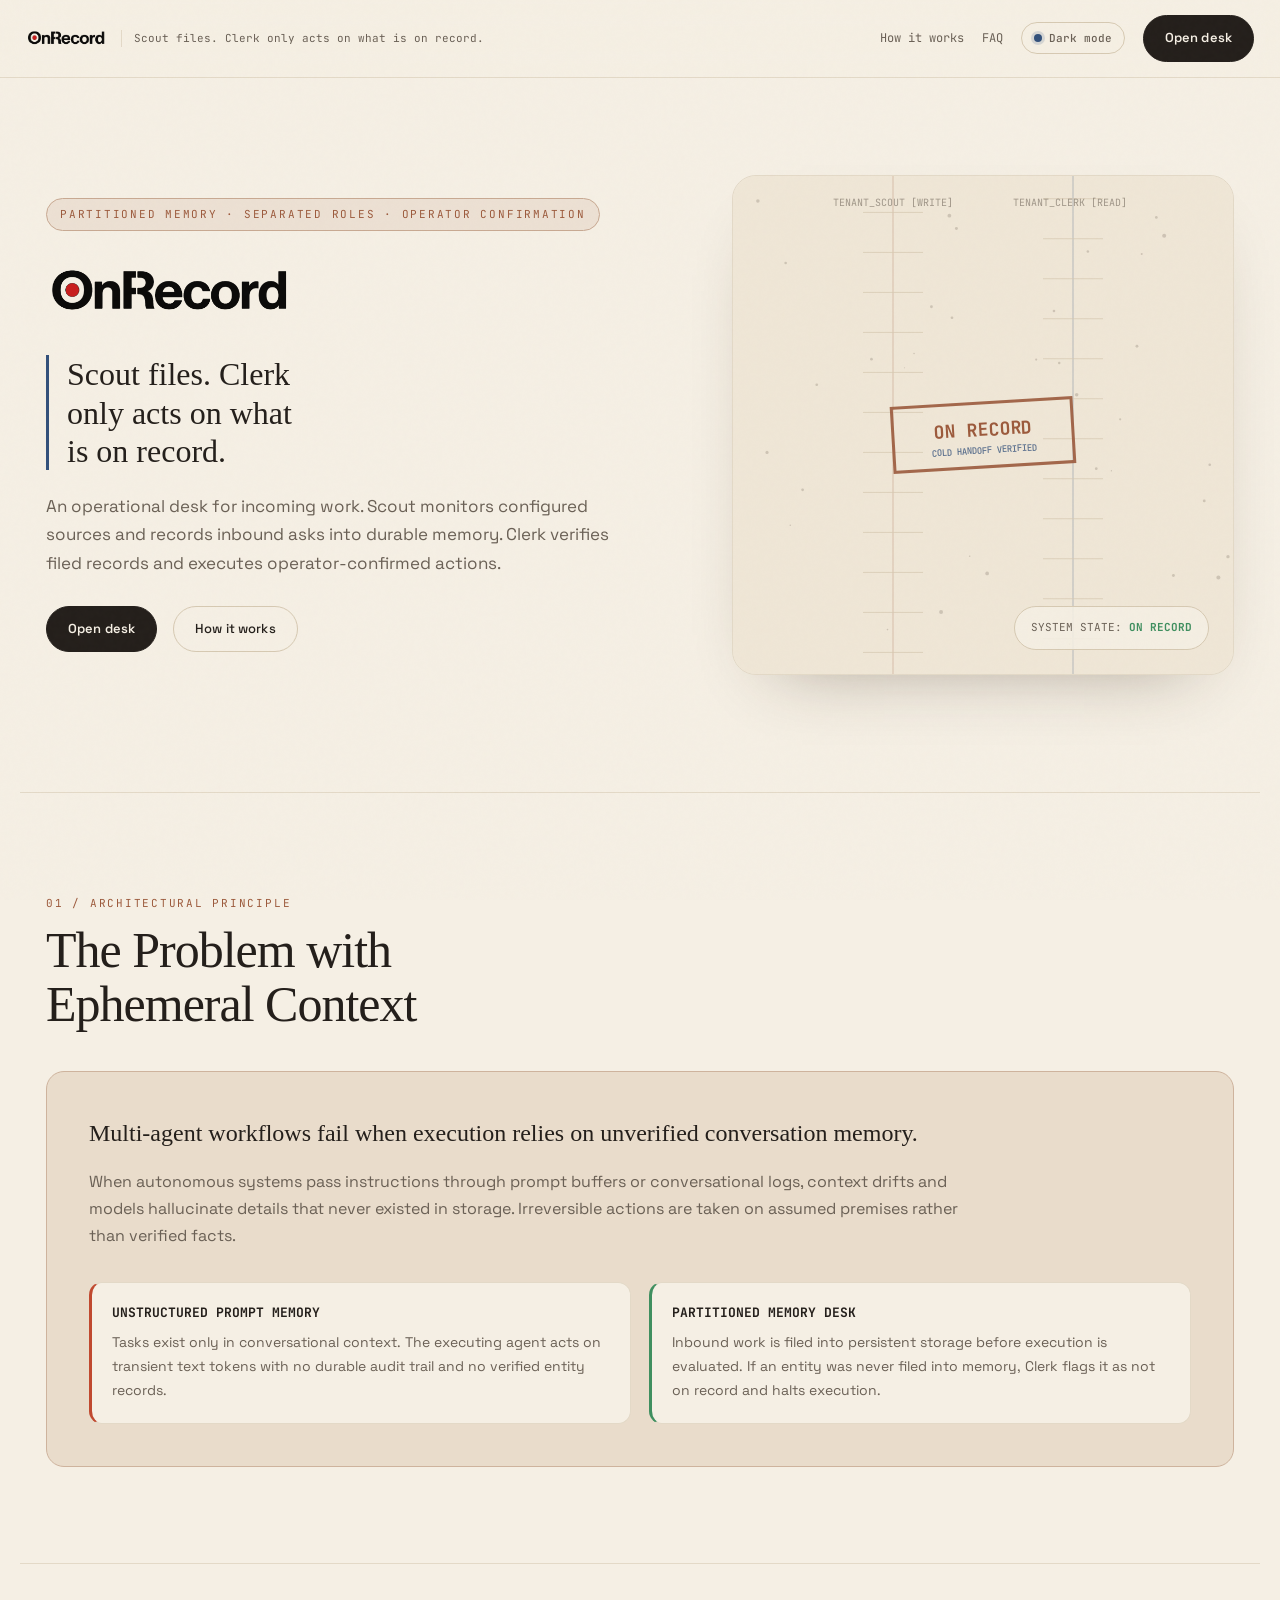
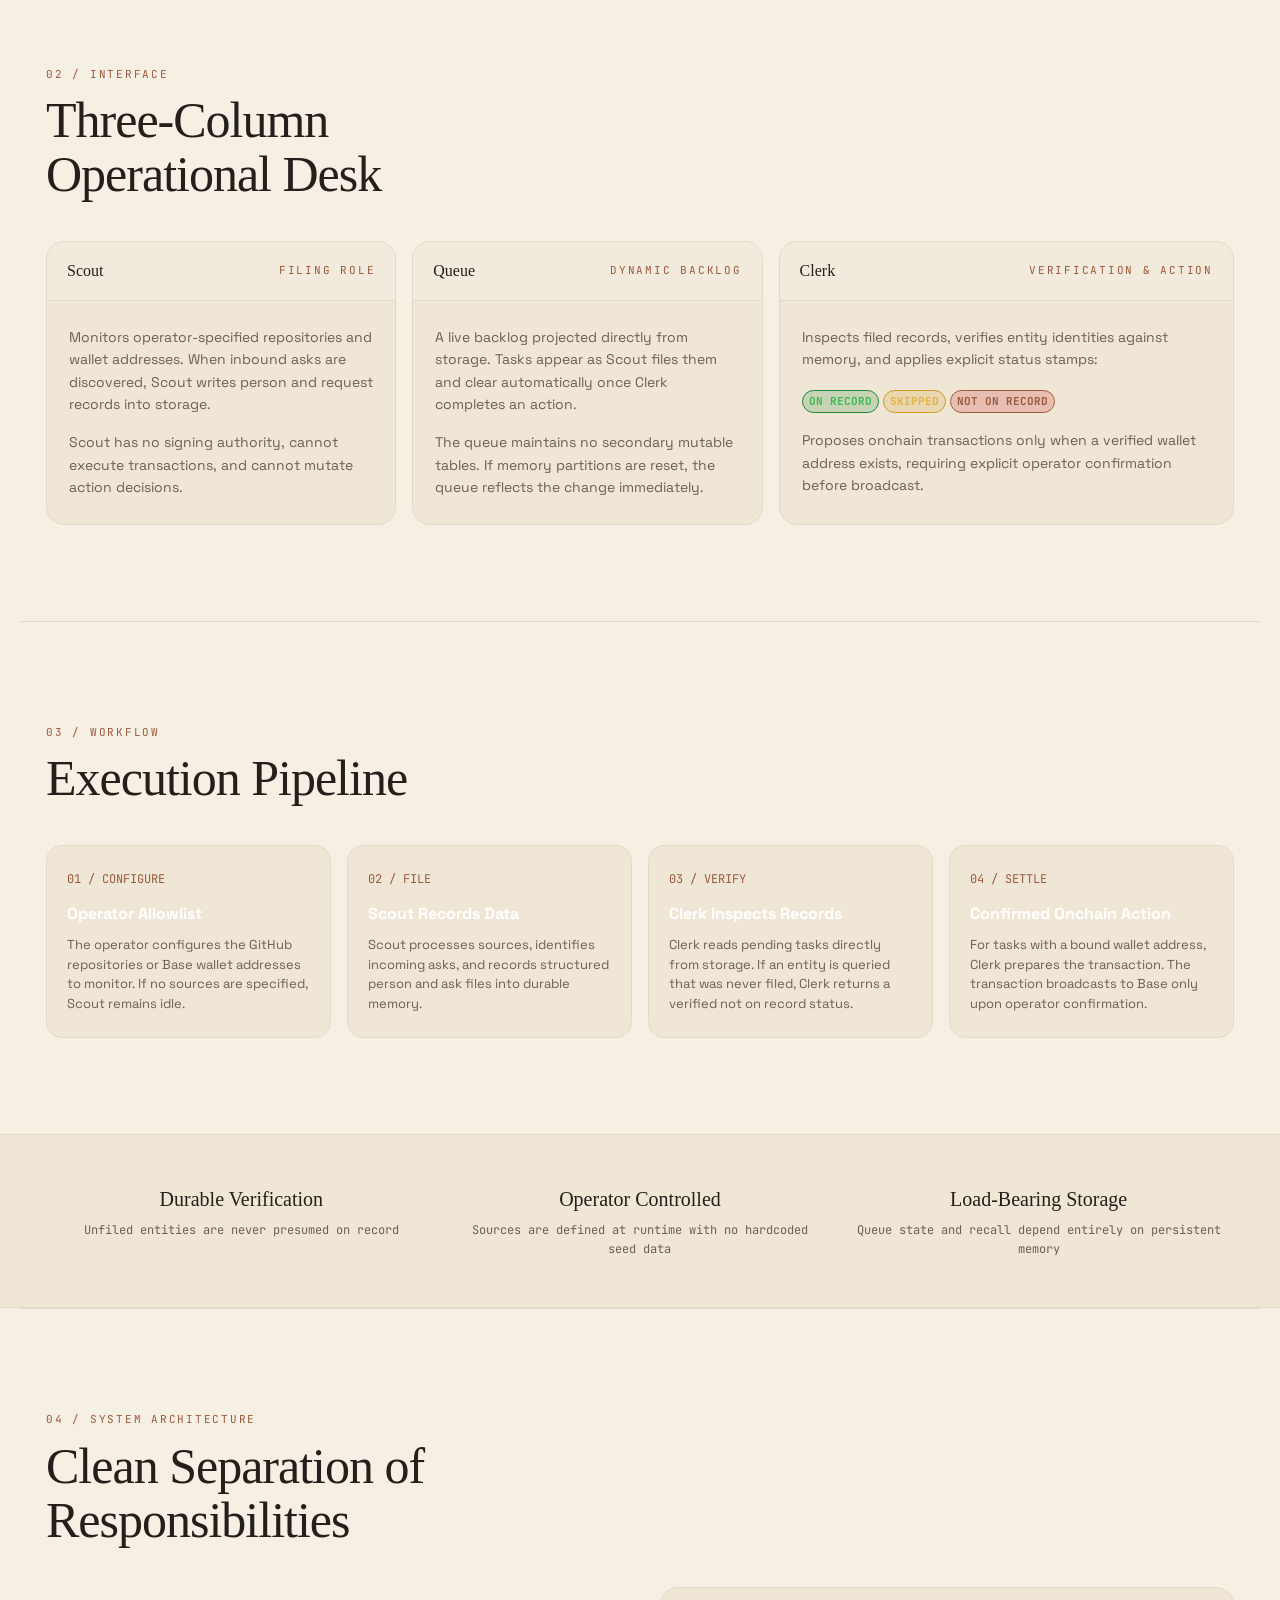
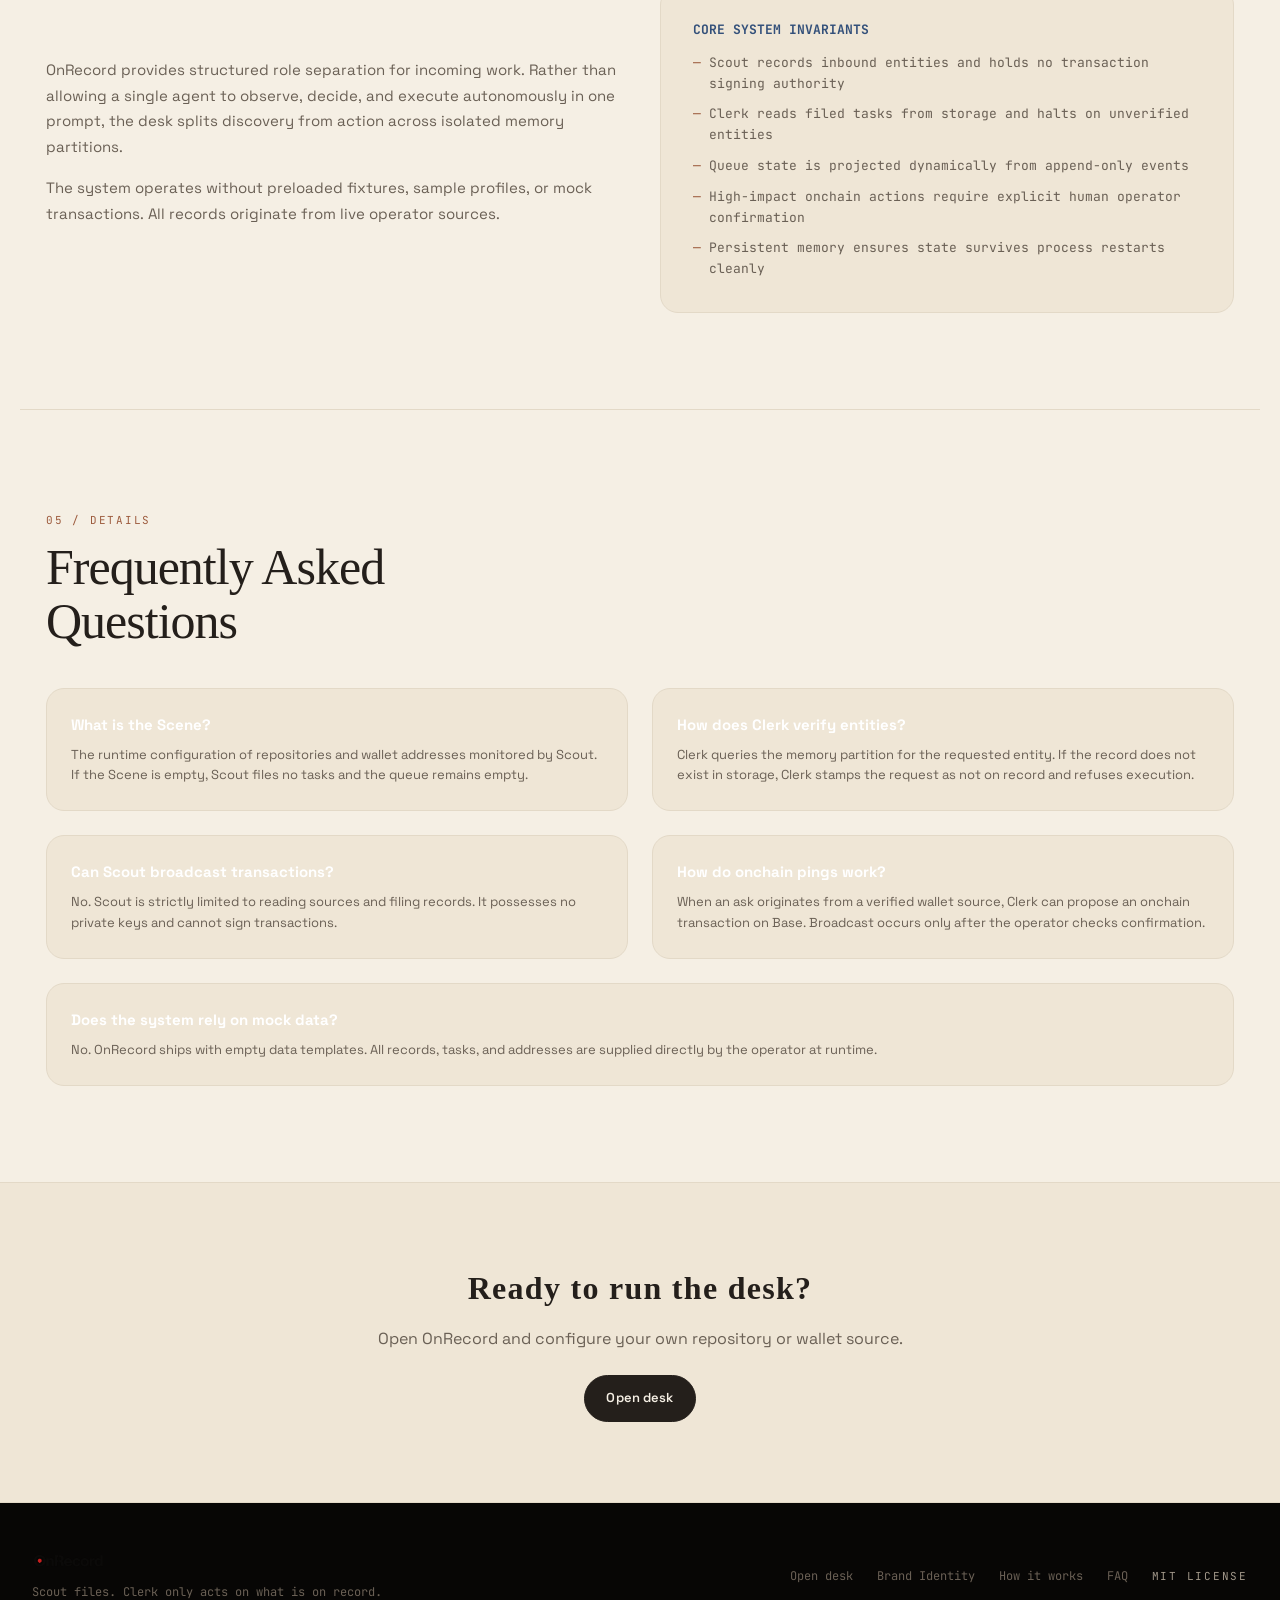
<file: static/landing.html>
<!DOCTYPE html>
<html lang="en">
<head>
  <meta charset="UTF-8">
  <meta name="viewport" content="width=device-width, initial-scale=1.0">
  <title>OnRecord — Scout files. Clerk only acts on what is on record.</title>
  <link rel="icon" type="image/svg+xml" href="/static/favicon.svg">
  <link rel="icon" type="image/png" sizes="32x32" href="/static/favicon-32x32.png">
  <link rel="icon" type="image/png" sizes="16x16" href="/static/favicon-16x16.png">
  <link rel="apple-touch-icon" sizes="180x180" href="/static/apple-touch-icon.png">
  
  <link rel="stylesheet" href="/static/landing.css">
</head>
<body>

  <!-- Navigation -->
  <header class="landing-nav">
    <a href="/" class="nav-brand" title="OnRecord">
      <img src="/static/brand/onrecord_logo_light.png" data-theme-logo data-light-logo="/static/brand/onrecord_logo_light.png" data-dark-logo="/static/brand/onrecord_logo_dark.png" alt="OnRecord" class="nav-brand-logo" />
      <span class="nav-tagline">Scout files. Clerk only acts on what is on record.</span>
    </a>
    <div class="nav-actions">
      <a href="#how-it-works" class="nav-link">How it works</a>
      <a href="#faq" class="nav-link">FAQ</a>
      <button type="button" class="theme-toggle" data-theme-toggle aria-label="Toggle color theme"></button>
      <a href="/desk" class="btn-primary">Open desk</a>
    </div>
  </header>

  <!-- 1. Hero Section -->
  <section class="hero-section">
    <div class="hero-content">
      <div class="hero-badge">
        <span class="mono-tag">PARTITIONED MEMORY · SEPARATED ROLES · OPERATOR CONFIRMATION</span>
      </div>
      <div class="hero-logo-wrap">
        <img src="/static/brand/onrecord_logo_light.png" data-theme-logo data-light-logo="/static/brand/onrecord_logo_light.png" data-dark-logo="/static/brand/onrecord_logo_dark.png" alt="OnRecord" class="hero-brand-logo" />
      </div>
      <p class="hero-line">Scout files. Clerk only acts on what is on record.</p>
      <p class="hero-sub">
        An operational desk for incoming work. Scout monitors configured sources and records inbound asks into durable memory. Clerk verifies filed records and executes operator-confirmed actions.
      </p>
      <div class="hero-ctas">
        <a href="/desk" class="btn-primary">Open desk</a>
        <a href="#how-it-works" class="btn-secondary">How it works</a>
      </div>
    </div>
    
    <div class="hero-interactive">
      <canvas id="hero-canvas"></canvas>
      <div class="canvas-overlay-stamp">
        SYSTEM STATE: <span class="active-stamp">ON RECORD</span>
      </div>
    </div>
  </section>

  <!-- 2. Problem Section -->
  <section class="landing-section" id="problem">
    <div class="section-head">
      <span class="mono-tag">01 / ARCHITECTURAL PRINCIPLE</span>
      <h2>The Problem with Ephemeral Context</h2>
    </div>
    <div class="problem-card">
      <h3>Multi-agent workflows fail when execution relies on unverified conversation memory.</h3>
      <p>
        When autonomous systems pass instructions through prompt buffers or conversational logs, context drifts and models hallucinate details that never existed in storage. Irreversible actions are taken on assumed premises rather than verified facts.
      </p>
      
      <div class="problem-breakdown">
        <div class="breakdown-box flawed">
          <h4>UNSTRUCTURED PROMPT MEMORY</h4>
          <p>
            Tasks exist only in conversational context. The executing agent acts on transient text tokens with no durable audit trail and no verified entity records.
          </p>
        </div>
        <div class="breakdown-box onrecord">
          <h4>PARTITIONED MEMORY DESK</h4>
          <p>
            Inbound work is filed into persistent storage before execution is evaluated. If an entity was never filed into memory, Clerk flags it as not on record and halts execution.
          </p>
        </div>
      </div>
    </div>
  </section>

  <!-- 3. Desk Section -->
  <section class="landing-section" id="desk-columns">
    <div class="section-head">
      <span class="mono-tag">02 / INTERFACE</span>
      <h2>Three-Column Operational Desk</h2>
    </div>
    <div class="desk-columns-grid">
      <!-- Column 1 -->
      <div class="column-card">
        <div class="column-card-header">
          <h3>Scout</h3>
          <span class="mono-tag">Filing Role</span>
        </div>
        <div class="column-card-body">
          <p>
            Monitors operator-specified repositories and wallet addresses. When inbound asks are discovered, Scout writes person and request records into storage.
          </p>
          <p>Scout has no signing authority, cannot execute transactions, and cannot mutate action decisions.</p>
        </div>
      </div>

      <!-- Column 2 -->
      <div class="column-card">
        <div class="column-card-header">
          <h3>Queue</h3>
          <span class="mono-tag">Dynamic Backlog</span>
        </div>
        <div class="column-card-body">
          <p>
            A live backlog projected directly from storage. Tasks appear as Scout files them and clear automatically once Clerk completes an action.
          </p>
          <p>The queue maintains no secondary mutable tables. If memory partitions are reset, the queue reflects the change immediately.</p>
        </div>
      </div>

      <!-- Column 3 -->
      <div class="column-card">
        <div class="column-card-header">
          <h3>Clerk</h3>
          <span class="mono-tag">Verification & Action</span>
        </div>
        <div class="column-card-body">
          <p>
            Inspects filed records, verifies entity identities against memory, and applies explicit status stamps:
          </p>
          <div>
            <span class="stamp-badge stamp-act">ON RECORD</span>
            <span class="stamp-badge stamp-skip">SKIPPED</span>
            <span class="stamp-badge stamp-nor">NOT ON RECORD</span>
          </div>
          <p>Proposes onchain transactions only when a verified wallet address exists, requiring explicit operator confirmation before broadcast.</p>
        </div>
      </div>
    </div>
  </section>

  <!-- 4. How It Works Section -->
  <section class="landing-section" id="how-it-works">
    <div class="section-head">
      <span class="mono-tag">03 / WORKFLOW</span>
      <h2>Execution Pipeline</h2>
    </div>
    <div class="flow-steps">
      <div class="flow-step">
        <div class="step-num">01 / CONFIGURE</div>
        <h4>Operator Allowlist</h4>
        <p>The operator configures the GitHub repositories or Base wallet addresses to monitor. If no sources are specified, Scout remains idle.</p>
      </div>
      <div class="flow-step">
        <div class="step-num">02 / FILE</div>
        <h4>Scout Records Data</h4>
        <p>Scout processes sources, identifies incoming asks, and records structured person and ask files into durable memory.</p>
      </div>
      <div class="flow-step">
        <div class="step-num">03 / VERIFY</div>
        <h4>Clerk Inspects Records</h4>
        <p>Clerk reads pending tasks directly from storage. If an entity is queried that was never filed, Clerk returns a verified not on record status.</p>
      </div>
      <div class="flow-step">
        <div class="step-num">04 / SETTLE</div>
        <h4>Confirmed Onchain Action</h4>
        <p>For tasks with a bound wallet address, Clerk prepares the transaction. The transaction broadcasts to Base only upon operator confirmation.</p>
      </div>
    </div>
  </section>

  <!-- 5. Rules Strip Section -->
  <section class="rules-strip-section">
    <div class="rules-strip-container">
      <div class="rule-item">
        <h3>Durable Verification</h3>
        <p>Unfiled entities are never presumed on record</p>
      </div>
      <div class="rule-item">
        <h3>Operator Controlled</h3>
        <p>Sources are defined at runtime with no hardcoded seed data</p>
      </div>
      <div class="rule-item">
        <h3>Load-Bearing Storage</h3>
        <p>Queue state and recall depend entirely on persistent memory</p>
      </div>
    </div>
  </section>

  <!-- 6. About Section -->
  <section class="landing-section" id="about">
    <div class="section-head">
      <span class="mono-tag">04 / SYSTEM ARCHITECTURE</span>
      <h2>Clean Separation of Responsibilities</h2>
    </div>
    <div class="about-grid">
      <div class="about-text">
        <p>
          OnRecord provides structured role separation for incoming work. Rather than allowing a single agent to observe, decide, and execute autonomously in one prompt, the desk splits discovery from action across isolated memory partitions.
        </p>
        <p>
          The system operates without preloaded fixtures, sample profiles, or mock transactions. All records originate from live operator sources.
        </p>
      </div>
      <div class="about-box">
        <h4>CORE SYSTEM INVARIANTS</h4>
        <ul>
          <li>Scout records inbound entities and holds no transaction signing authority</li>
          <li>Clerk reads filed tasks from storage and halts on unverified entities</li>
          <li>Queue state is projected dynamically from append-only events</li>
          <li>High-impact onchain actions require explicit human operator confirmation</li>
          <li>Persistent memory ensures state survives process restarts cleanly</li>
        </ul>
      </div>
    </div>
  </section>

  <!-- 7. FAQ Section -->
  <section class="landing-section" id="faq">
    <div class="section-head">
      <span class="mono-tag">05 / DETAILS</span>
      <h2>Frequently Asked Questions</h2>
    </div>
    <div class="faq-grid">
      <div class="faq-item">
        <h4>What is the Scene?</h4>
        <p>The runtime configuration of repositories and wallet addresses monitored by Scout. If the Scene is empty, Scout files no tasks and the queue remains empty.</p>
      </div>
      <div class="faq-item">
        <h4>How does Clerk verify entities?</h4>
        <p>Clerk queries the memory partition for the requested entity. If the record does not exist in storage, Clerk stamps the request as not on record and refuses execution.</p>
      </div>
      <div class="faq-item">
        <h4>Can Scout broadcast transactions?</h4>
        <p>No. Scout is strictly limited to reading sources and filing records. It possesses no private keys and cannot sign transactions.</p>
      </div>
      <div class="faq-item">
        <h4>How do onchain pings work?</h4>
        <p>When an ask originates from a verified wallet source, Clerk can propose an onchain transaction on Base. Broadcast occurs only after the operator checks confirmation.</p>
      </div>
      <div class="faq-item" style="grid-column: span 2;">
        <h4>Does the system rely on mock data?</h4>
        <p>No. OnRecord ships with empty data templates. All records, tasks, and addresses are supplied directly by the operator at runtime.</p>
      </div>
    </div>
  </section>

  <!-- Mid-Page Call to Action -->
  <section class="mid-cta-section">
    <h2 class="serif-brand">Ready to run the desk?</h2>
    <p>Open OnRecord and configure your own repository or wallet source.</p>
    <a href="/desk" class="btn-primary">Open desk</a>
  </section>

  <!-- 8. Footer -->
  <footer class="landing-footer">
    <div class="footer-left">
      <a href="/" title="OnRecord">
        <img src="/static/brand/onrecord_logo_light.png" data-theme-logo data-light-logo="/static/brand/onrecord_logo_light.png" data-dark-logo="/static/brand/onrecord_logo_dark.png" alt="OnRecord" class="footer-brand-logo" />
      </a>
      <p>Scout files. Clerk only acts on what is on record.</p>
    </div>
    <div class="footer-right">
      <a href="/desk" class="footer-link">Open desk</a>
      <a href="/brand" class="footer-link">Brand Identity</a>
      <a href="#how-it-works" class="footer-link">How it works</a>
      <a href="#faq" class="footer-link">FAQ</a>
      <span class="mono-tag" style="color: var(--text-dim);">MIT LICENSE</span>
    </div>
  </footer>

  <script src="/static/landing.js"></script>
  <script src="/static/theme.js"></script>
</body>
</html>
</file>
<file: static/landing.css>
/* ==========================================================================
   OnRecord Landing Visual System
   Ground: #0B0A09 | Red: #C81E1E | Bone: #E8E0D4 | Oxblood: #5C1212 | Brass: #C4A35A
   ========================================================================== */

@import url('https://fonts.googleapis.com/css2?family=Cinzel:wght@600;700;800&family=JetBrains+Mono:wght@400;500;600&family=Space+Grotesk:wght@400;500;600;700&display=swap');

:root {
  --bg-ground: #0B0A09;
  --bg-panel: #141210;
  --bg-oxblood: rgba(92, 18, 18, 0.2);
  --border-oxblood: #5C1212;
  --border-subtle: #24201C;
  
  --text-bone: #E8E0D4;
  --text-muted: #9E9486;
  --text-dim: #635C52;
  
  --signal-red: #C81E1E;
  --signal-red-hover: #E02828;
  --brass-accent: #C4A35A;
  --brass-dim: #8A723D;
  
  --font-serif: 'Cinzel', Georgia, serif;
  --font-sans: 'Space Grotesk', -apple-system, BlinkMacSystemFont, "Segoe UI", Roboto, sans-serif;
  --font-mono: 'JetBrains Mono', ui-monospace, SFMono-Regular, monospace;
}

* {
  box-sizing: border-box;
  margin: 0;
  padding: 0;
}

html {
  scroll-behavior: smooth;
}

body {
  background-color: var(--bg-ground);
  color: var(--text-bone);
  font-family: var(--font-sans);
  line-height: 1.6;
  overflow-x: hidden;
  position: relative;
  -webkit-font-smoothing: antialiased;
}

/* Film Grain Overlay */
body::before {
  content: "";
  position: fixed;
  top: 0; left: 0; width: 100vw; height: 100vh;
  pointer-events: none;
  z-index: 999;
  opacity: 0.035;
  background-image: url("data:image/svg+xml,%3Csvg viewBox='0 0 200 200' xmlns='http://www.w3.org/2000/svg'%3E%3Cfilter id='noiseFilter'%3E%3CfeTurbulence type='fractalNoise' baseFrequency='0.8' numOctaves='3' stitchTiles='stitch'/%3E%3C/filter%3E%3Crect width='100%25' height='100%25' filter='url(%23noiseFilter)'/%3E%3C/svg%3E");
}

/* Typography Helpers */
.serif-brand {
  font-family: var(--font-serif);
  font-weight: 700;
  letter-spacing: 0.04em;
}

.mono-tag {
  font-family: var(--font-mono);
  font-size: 11px;
  text-transform: uppercase;
  letter-spacing: 0.12em;
  color: var(--brass-accent);
}

/* Header Navigation */
header.landing-nav {
  position: fixed;
  top: 0;
  left: 0;
  right: 0;
  z-index: 100;
  background: rgba(11, 10, 9, 0.88);
  backdrop-filter: blur(12px);
  border-bottom: 1px solid var(--border-subtle);
  padding: 16px 32px;
  display: flex;
  justify-content: space-between;
  align-items: center;
}

.nav-brand {
  display: flex;
  align-items: center;
  gap: 12px;
  text-decoration: none;
  color: var(--text-bone);
}

.nav-brand h1 {
  font-size: 20px;
}

.nav-brand-logo {
  height: 22px;
  width: auto;
  display: block;
  transition: opacity 0.15s ease, transform 0.15s ease;
}

.nav-brand:hover .nav-brand-logo {
  opacity: 0.88;
  transform: scale(1.02);
}

.hero-logo-wrap {
  display: block;
  margin-bottom: 4px;
}

.hero-brand-logo {
  height: 62px;
  width: auto;
  max-width: 100%;
  display: block;
}

.nav-tagline {
  font-family: var(--font-mono);
  font-size: 11px;
  color: var(--text-muted);
  border-left: 1px solid var(--border-subtle);
  padding-left: 12px;
}

.nav-actions {
  display: flex;
  align-items: center;
  gap: 20px;
}

.nav-link {
  font-family: var(--font-mono);
  font-size: 12px;
  color: var(--text-muted);
  text-decoration: none;
  transition: color 0.15s ease;
}

.nav-link:hover {
  color: var(--brass-accent);
}

/* Buttons */
.btn-primary {
  display: inline-flex;
  align-items: center;
  justify-content: center;
  gap: 8px;
  background-color: var(--signal-red);
  color: #FFFFFF;
  font-family: var(--font-mono);
  font-size: 13px;
  font-weight: 600;
  letter-spacing: 0.05em;
  text-transform: uppercase;
  padding: 12px 24px;
  border-radius: 2px;
  border: 1px solid var(--signal-red);
  text-decoration: none;
  cursor: pointer;
  transition: all 0.2s ease;
}

.btn-primary:hover {
  background-color: var(--signal-red-hover);
  border-color: var(--brass-accent);
  box-shadow: 0 0 16px rgba(200, 30, 30, 0.4);
}

.btn-secondary {
  display: inline-flex;
  align-items: center;
  justify-content: center;
  background-color: transparent;
  color: var(--text-bone);
  font-family: var(--font-mono);
  font-size: 13px;
  font-weight: 500;
  letter-spacing: 0.05em;
  padding: 12px 24px;
  border-radius: 2px;
  border: 1px solid var(--brass-dim);
  text-decoration: none;
  cursor: pointer;
  transition: all 0.2s ease;
}

.btn-secondary:hover {
  border-color: var(--brass-accent);
  color: var(--brass-accent);
}

/* Hero Section */
.hero-section {
  min-height: 100vh;
  padding: 140px 32px 80px;
  display: grid;
  grid-template-columns: 1.1fr 0.9fr;
  gap: 48px;
  align-items: center;
  max-width: 1320px;
  margin: 0 auto;
  position: relative;
}

.hero-content {
  display: flex;
  flex-direction: column;
  gap: 24px;
  z-index: 2;
}

.hero-badge {
  display: inline-flex;
  align-items: center;
  gap: 8px;
  padding: 4px 10px;
  background: var(--bg-oxblood);
  border: 1px solid var(--border-oxblood);
  width: fit-content;
}

.hero-title {
  font-size: 64px;
  line-height: 1.05;
  color: #FFFFFF;
}

.hero-line {
  font-size: 22px;
  font-weight: 500;
  color: var(--text-bone);
  line-height: 1.35;
  border-left: 2px solid var(--signal-red);
  padding-left: 16px;
}

.hero-sub {
  font-size: 15px;
  color: var(--text-muted);
  max-width: 520px;
  line-height: 1.6;
}

.hero-ctas {
  display: flex;
  gap: 16px;
  margin-top: 12px;
  flex-wrap: wrap;
}

.hero-interactive {
  position: relative;
  height: 480px;
  background: var(--bg-panel);
  border: 1px solid var(--border-subtle);
  border-radius: 4px;
  overflow: hidden;
  box-shadow: inset 0 0 60px rgba(0, 0, 0, 0.8);
}

#hero-canvas {
  position: absolute;
  top: 0; left: 0;
  width: 100%; height: 100%;
}

.canvas-overlay-stamp {
  position: absolute;
  bottom: 24px;
  right: 24px;
  background: rgba(11, 10, 9, 0.85);
  border: 1px solid var(--border-oxblood);
  padding: 12px 16px;
  font-family: var(--font-mono);
  font-size: 11px;
  color: var(--text-muted);
  pointer-events: none;
}

.canvas-overlay-stamp span.active-stamp {
  color: var(--signal-red);
  font-weight: 700;
}

/* Sections Common */
section.landing-section {
  padding: 100px 32px;
  max-width: 1200px;
  margin: 0 auto;
  border-top: 1px solid var(--border-subtle);
}

.section-head {
  margin-bottom: 48px;
}

.section-head h2 {
  font-size: 32px;
  color: #FFFFFF;
  margin-top: 8px;
  letter-spacing: -0.02em;
}

/* Section 2: Problem */
.problem-card {
  background: var(--bg-oxblood);
  border: 1px solid var(--border-oxblood);
  padding: 40px;
  border-radius: 4px;
  position: relative;
}

.problem-card h3 {
  font-size: 24px;
  color: #FFFFFF;
  margin-bottom: 16px;
}

.problem-card p {
  font-size: 16px;
  color: var(--text-bone);
  line-height: 1.7;
  max-width: 900px;
}

.problem-breakdown {
  display: grid;
  grid-template-columns: 1fr 1fr;
  gap: 24px;
  margin-top: 32px;
}

.breakdown-box {
  background: var(--bg-panel);
  border: 1px solid var(--border-subtle);
  padding: 20px;
}

.breakdown-box.flawed {
  border-left: 3px solid var(--signal-red);
}

.breakdown-box.onrecord {
  border-left: 3px solid var(--brass-accent);
}

.breakdown-box h4 {
  font-family: var(--font-mono);
  font-size: 13px;
  margin-bottom: 8px;
}

.breakdown-box p {
  font-size: 14px;
  color: var(--text-muted);
}

/* Section 3: Desk Columns */
.desk-columns-grid {
  display: grid;
  grid-template-columns: 1fr 1fr 1.3fr;
  gap: 20px;
}

.column-card {
  background: var(--bg-panel);
  border: 1px solid var(--border-subtle);
  border-radius: 4px;
  display: flex;
  flex-direction: column;
}

.column-card-header {
  padding: 16px 20px;
  border-bottom: 1px solid var(--border-subtle);
  display: flex;
  justify-content: space-between;
  align-items: center;
  background: rgba(255, 255, 255, 0.02);
}

.column-card-header h3 {
  font-size: 16px;
  font-weight: 600;
}

.column-card-body {
  padding: 24px 20px;
  display: flex;
  flex-direction: column;
  gap: 16px;
  flex: 1;
}

.column-card-body p {
  font-size: 14px;
  color: var(--text-muted);
  line-height: 1.6;
}

.stamp-badge {
  display: inline-block;
  font-family: var(--font-mono);
  font-size: 11px;
  font-weight: 700;
  padding: 2px 6px;
  border-radius: 2px;
}

.stamp-act {
  background: rgba(35, 134, 54, 0.2);
  color: #3fb950;
  border: 1px solid #238636;
}

.stamp-skip {
  background: rgba(210, 153, 34, 0.2);
  color: #e3b341;
  border: 1px solid #d29922;
}

.stamp-nor {
  background: rgba(200, 30, 30, 0.2);
  color: var(--signal-red);
  border: 1px solid var(--signal-red);
}

/* Section 4: How It Works Flow */
.flow-steps {
  display: grid;
  grid-template-columns: repeat(4, 1fr);
  gap: 16px;
}

.flow-step {
  background: var(--bg-panel);
  border: 1px solid var(--border-subtle);
  padding: 24px 20px;
  position: relative;
}

.step-num {
  font-family: var(--font-mono);
  font-size: 12px;
  color: var(--brass-accent);
  margin-bottom: 12px;
}

.flow-step h4 {
  font-size: 16px;
  color: #FFFFFF;
  margin-bottom: 8px;
}

.flow-step p {
  font-size: 13px;
  color: var(--text-muted);
  line-height: 1.5;
}

/* Section 5: Rules Strip */
.rules-strip-section {
  background: #000000;
  border-top: 1px solid var(--signal-red);
  border-bottom: 1px solid var(--signal-red);
  padding: 48px 32px;
}

.rules-strip-container {
  max-width: 1200px;
  margin: 0 auto;
  display: grid;
  grid-template-columns: repeat(3, 1fr);
  gap: 32px;
  text-align: center;
}

.rule-item h3 {
  font-family: var(--font-serif);
  font-size: 20px;
  color: #FFFFFF;
  margin-bottom: 6px;
}

.rule-item p {
  font-family: var(--font-mono);
  font-size: 12px;
  color: var(--brass-accent);
}

/* Section 6: About */
.about-grid {
  display: grid;
  grid-template-columns: 1fr 1fr;
  gap: 40px;
  align-items: center;
}

.about-text p {
  font-size: 15px;
  color: var(--text-bone);
  line-height: 1.7;
  margin-bottom: 16px;
}

.about-box {
  background: var(--bg-panel);
  border: 1px solid var(--brass-dim);
  padding: 32px;
}

.about-box h4 {
  font-family: var(--font-mono);
  font-size: 13px;
  color: var(--brass-accent);
  margin-bottom: 12px;
}

.about-box ul {
  list-style: none;
  display: flex;
  flex-direction: column;
  gap: 10px;
}

.about-box li {
  font-size: 13px;
  font-family: var(--font-mono);
  color: var(--text-muted);
  display: flex;
  align-items: baseline;
  gap: 8px;
}

.about-box li::before {
  content: "—";
  color: var(--signal-red);
}

/* Section 7: FAQ */
.faq-grid {
  display: grid;
  grid-template-columns: 1fr 1fr;
  gap: 24px;
}

.faq-item {
  background: var(--bg-panel);
  border: 1px solid var(--border-subtle);
  padding: 24px;
}

.faq-item h4 {
  font-size: 15px;
  color: #FFFFFF;
  margin-bottom: 8px;
}

.faq-item p {
  font-size: 13px;
  color: var(--text-muted);
  line-height: 1.6;
}

/* Mid-Page Action */
.mid-cta-section {
  text-align: center;
  padding: 80px 32px;
  background: var(--bg-oxblood);
  border-top: 1px solid var(--border-oxblood);
}

.mid-cta-section h2 {
  font-size: 32px;
  color: #FFFFFF;
  margin-bottom: 12px;
}

.mid-cta-section p {
  color: var(--text-muted);
  margin-bottom: 24px;
}

/* Footer */
footer.landing-footer {
  background: #070605;
  border-top: 1px solid var(--border-subtle);
  padding: 48px 32px;
  display: flex;
  justify-content: space-between;
  align-items: center;
  flex-wrap: wrap;
  gap: 24px;
}

.footer-left {
  display: flex;
  flex-direction: column;
  gap: 6px;
}

.footer-left .serif-brand {
  font-size: 18px;
}

.footer-brand-logo {
  height: 20px;
  width: auto;
  display: block;
  margin-bottom: 6px;
  transition: opacity 0.15s ease;
}

.footer-left a:hover .footer-brand-logo {
  opacity: 0.85;
}

.footer-left p {
  font-size: 12px;
  color: var(--text-dim);
  font-family: var(--font-mono);
}

.footer-right {
  display: flex;
  gap: 24px;
  align-items: center;
}

.footer-link {
  font-family: var(--font-mono);
  font-size: 12px;
  color: var(--text-muted);
  text-decoration: none;
  transition: color 0.15s ease;
}

.footer-link:hover {
  color: var(--brass-accent);
}

/* Responsive */
@media (max-width: 960px) {
  .hero-section {
    grid-template-columns: 1fr;
    padding-top: 100px;
  }
  
  .hero-interactive {
    height: 360px;
  }
  
  .hero-title {
    font-size: 44px;
  }
  
  .desk-columns-grid,
  .flow-steps,
  .rules-strip-container,
  .about-grid,
  .faq-grid,
  .problem-breakdown {
    grid-template-columns: 1fr;
  }
}

/* Editorial system refresh: Meritor-inspired light mode, OnRecord dark mode. */
:root {
  --bg-ground: #f5efe4;
  --bg-panel: #efe6d6;
  --bg-panel-strong: #e9dfcc;
  --bg-ink-panel: #1b1713;
  --bg-ink-panel-2: #241f19;
  --text-bone: #241f1b;
  --text-muted: #6a6055;
  --text-dim: #a2988a;
  --border-subtle: #e3d9c7;
  --border-strong: #d6c9b2;
  --signal-red: #9c5a3c;
  --signal-red-hover: #7f452d;
  --brass-accent: #33507a;
  --brass-dim: #8797b1;
  --good: #3f8f5f;
  --bad: #c0492f;
  --font-serif: 'Fraunces', Georgia, serif;
  --font-sans: 'IBM Plex Sans', 'Space Grotesk', system-ui, sans-serif;
  --font-mono: 'IBM Plex Mono', 'JetBrains Mono', ui-monospace, monospace;
}

:root[data-theme="dark"] {
  --bg-ground: #0b0a09;
  --bg-panel: #141210;
  --bg-panel-strong: #1c1814;
  --bg-ink-panel: #070605;
  --bg-ink-panel-2: #100d0b;
  --text-bone: #e8e0d4;
  --text-muted: #9e9486;
  --text-dim: #635c52;
  --border-subtle: #24201c;
  --border-strong: #3a332a;
  --signal-red: #c81e1e;
  --signal-red-hover: #e02828;
  --brass-accent: #c4a35a;
  --brass-dim: #8a723d;
  --good: #55ff88;
  --bad: #ff5555;
}

body { background: var(--bg-ground); color: var(--text-bone); font-family: var(--font-sans); transition: background-color .25s ease, color .25s ease; }
body::before { opacity: .018; }
header.landing-nav { background: color-mix(in srgb, var(--bg-ground) 86%, transparent); border-bottom-color: var(--border-subtle); padding: 15px max(26px, calc((100% - 1240px) / 2)); }
.nav-brand { color: var(--text-bone); }
.nav-tagline, .nav-link { color: var(--text-muted); }
.nav-link:hover { color: var(--text-bone); }
.nav-actions { gap: 18px; }
.theme-toggle { display: inline-flex; align-items: center; gap: 7px; border: 1px solid var(--border-strong); background: transparent; color: var(--text-muted); border-radius: 999px; padding: 8px 12px; font: 500 11px var(--font-mono); cursor: pointer; transition: .18s ease; }
.theme-toggle:hover { border-color: var(--brass-accent); color: var(--text-bone); transform: translateY(-1px); }
.theme-dot { width: 8px; height: 8px; border-radius: 50%; display: inline-block; }
.theme-dot-light { background: var(--brass-accent); box-shadow: 0 0 0 3px color-mix(in srgb, var(--brass-accent) 16%, transparent); }
.theme-dot-dark { background: var(--signal-red); box-shadow: 0 0 0 3px color-mix(in srgb, var(--signal-red) 16%, transparent); }
.btn-primary, .btn-secondary { border-radius: 999px; font-family: var(--font-sans); letter-spacing: .01em; text-transform: none; padding: 12px 21px; }
.btn-primary { background: var(--text-bone); color: var(--bg-ground); border-color: var(--text-bone); }
.btn-primary:hover { background: var(--brass-accent); color: #fff; border-color: var(--brass-accent); box-shadow: 0 12px 28px color-mix(in srgb, var(--brass-accent) 20%, transparent); }
.btn-secondary { color: var(--text-bone); border-color: var(--border-strong); }
.btn-secondary:hover { border-color: var(--text-bone); color: var(--text-bone); }
.hero-section { max-width: 1240px; min-height: 88vh; padding: 142px 26px 84px; gap: 72px; }
.hero-content { gap: 22px; }
.hero-badge { background: color-mix(in srgb, var(--signal-red) 10%, transparent); border: 1px solid color-mix(in srgb, var(--signal-red) 38%, var(--border-subtle)); border-radius: 999px; padding: 7px 13px; }
.mono-tag { color: var(--signal-red); letter-spacing: .16em; }
.hero-logo-wrap { margin: 4px 0 8px; }
.hero-brand-logo { height: 68px; }
.hero-line { color: var(--text-bone); border-left: 3px solid var(--brass-accent); font: 500 clamp(23px, 3vw, 32px)/1.2 var(--font-serif); padding-left: 18px; max-width: 16ch; }
.hero-sub { color: var(--text-muted); font-size: 17px; line-height: 1.65; max-width: 52ch; }
.hero-ctas { margin-top: 7px; }
.hero-interactive { height: 500px; border: 1px solid var(--border-subtle); border-radius: 24px; background: var(--bg-panel); box-shadow: 0 30px 70px -45px rgba(50, 35, 20, .45), inset 0 0 0 1px color-mix(in srgb, #fff 25%, transparent); }
.canvas-overlay-stamp { border-radius: 999px; background: color-mix(in srgb, var(--bg-ground) 88%, transparent); border-color: var(--border-strong); color: var(--text-muted); }
.canvas-overlay-stamp span.active-stamp { color: var(--good); }
section.landing-section { max-width: 1240px; padding: 96px 26px; border-top-color: var(--border-subtle); }
.section-head { margin-bottom: 40px; }
.section-head h2 { color: var(--text-bone); font: 500 clamp(32px, 4vw, 50px)/1.08 var(--font-serif); max-width: 17ch; }
.problem-card, .column-card, .about-box, .faq-item { background: var(--bg-panel); border-color: var(--border-subtle); border-radius: 18px; }
.problem-card { padding: 42px; background: color-mix(in srgb, var(--signal-red) 7%, var(--bg-panel)); border-color: color-mix(in srgb, var(--signal-red) 30%, var(--border-subtle)); }
.problem-card h3, .column-card-header h3 { color: var(--text-bone); font-family: var(--font-serif); font-weight: 500; }
.problem-card p, .column-card-body p, .about-text p, .faq-item p { color: var(--text-muted); }
.problem-breakdown { gap: 18px; }
.breakdown-box { background: var(--bg-ground); border-color: var(--border-subtle); border-radius: 13px; }
.breakdown-box h4 { color: var(--text-bone); }
.breakdown-box.flawed { border-left-color: var(--bad); }
.breakdown-box.onrecord { border-left-color: var(--good); }
.desk-columns-grid { gap: 16px; }
.column-card { overflow: hidden; }
.column-card-header { background: color-mix(in srgb, var(--bg-ground) 50%, transparent); border-bottom-color: var(--border-subtle); }
.column-card-body { padding: 25px 22px; }
.stamp-badge { border-radius: 999px; }
.flow-step { background: var(--bg-panel); border-color: var(--border-subtle); border-radius: 16px; }
.flow-step:hover { border-color: var(--brass-accent); transform: translateY(-3px); }
.step-num { color: var(--signal-red); }
.rules-strip-section { border-color: var(--border-subtle); background: var(--bg-panel); }
.rules-strip-container { max-width: 1240px; padding: 0 26px; }
.rule-item { border-color: var(--border-subtle); }
.rule-item h3 { color: var(--text-bone); font-family: var(--font-serif); font-weight: 500; }
.rule-item p { color: var(--text-muted); }
.mid-cta-section { background: var(--bg-panel); border-top-color: var(--border-subtle); border-bottom-color: var(--border-subtle); }
.mid-cta-section h2 { color: var(--text-bone); font-family: var(--font-serif); }
.landing-footer { background: var(--bg-ink-panel); border-top: 1px solid var(--border-strong); }
.footer-left p, .footer-link { color: var(--text-muted); }
@media (max-width: 900px) {
  header.landing-nav { padding: 13px 18px; }
  .nav-tagline, .nav-link { display: none; }
  .hero-section { grid-template-columns: 1fr; padding-top: 120px; }
  .hero-interactive { height: 390px; }
  .theme-toggle { font-size: 0; padding: 9px 11px; }
  .theme-toggle .theme-dot { width: 10px; height: 10px; }
}
</file>
